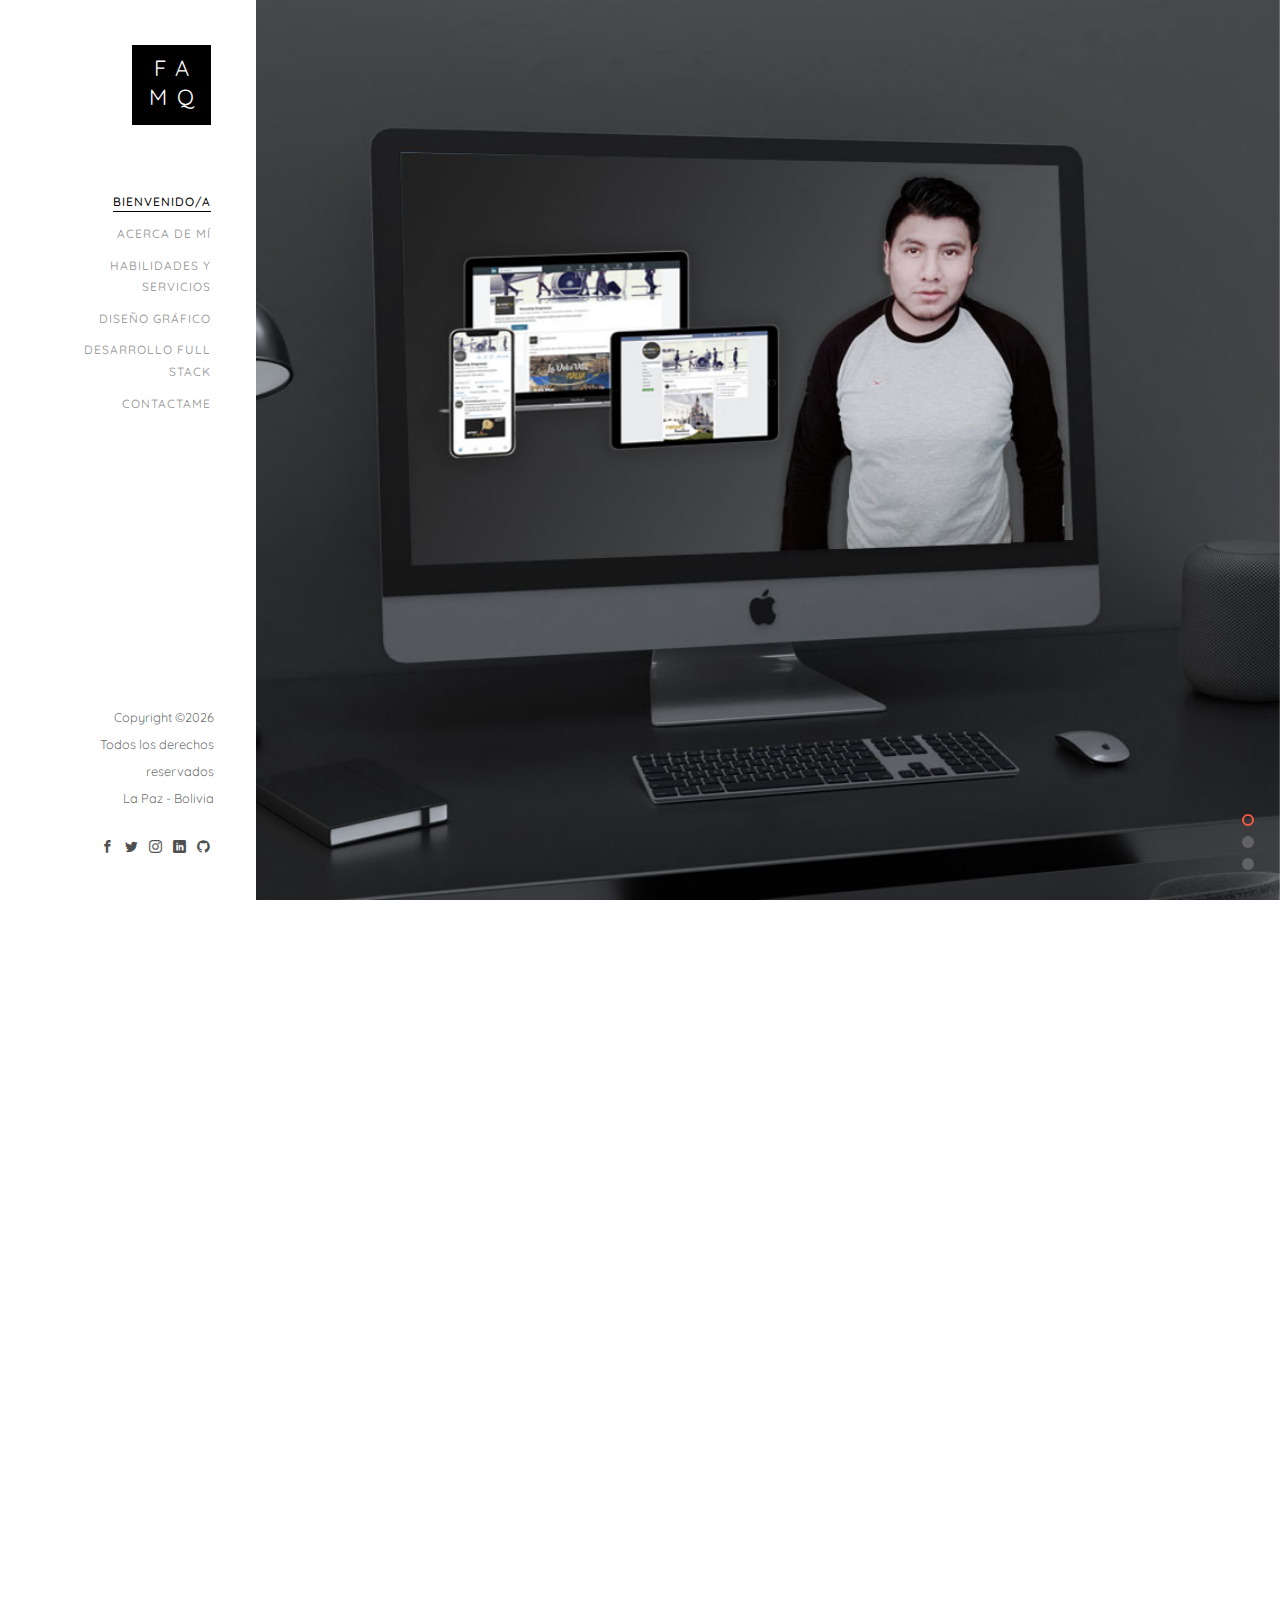
<file: index.html>
<!DOCTYPE HTML>
<html>
	<head>
	<meta charset="utf-8">
	<meta http-equiv="X-UA-Compatible" content="IE=edge">
	<title>Felix Mamani</title>
	<meta name="viewport" content="width=device-width, initial-scale=1">
	<meta name="description" content="" />
	<meta name="keywords" content="" />
	<meta name="author" content="" />

  <!-- Facebook and Twitter integration -->
	<meta property="og:title" content=""/>
	<meta property="og:image" content=""/>
	<meta property="og:url" content=""/>
	<meta property="og:site_name" content=""/>
	<meta property="og:description" content=""/>
	<meta name="twitter:title" content="" />
	<meta name="twitter:image" content="" />
	<meta name="twitter:url" content="" />
	<meta name="twitter:card" content="" />

	<!-- Place favicon.ico and apple-touch-icon.png in the root directory -->
	<link rel="shortcut icon" href="images/favicon.png">

	<link href="https://fonts.googleapis.com/css?family=Quicksand:300,400,500,700" rel="stylesheet">
	
	<!-- Animate.css -->
	<link rel="stylesheet" href="css/animate.css">
	<!-- Icomoon Icon Fonts-->
	<link rel="stylesheet" href="css/icomoon.css">
	<!-- Bootstrap  -->
	<link rel="stylesheet" href="css/bootstrap.css">
	<!-- Flexslider  -->
	<link rel="stylesheet" href="css/flexslider.css">
	<!-- Theme style  -->
	<link rel="stylesheet" href="css/style.css">

	<!-- Modernizr JS -->
	<script src="js/modernizr-2.6.2.min.js"></script>
	<!-- FOR IE9 below -->
	<!--[if lt IE 9]>
	<script src="js/respond.min.js"></script>
	<![endif]-->

	</head>
	<body>
	<div id="colorlib-page">
		<a href="#" class="js-colorlib-nav-toggle colorlib-nav-toggle"><i></i></a>
		<aside id="colorlib-aside" role="complementary" class="border js-fullheight">
			<h1 id="colorlib-logo"><a href="index.html"><span>Fa</span><span>Mq</span></a></h1>
			<nav id="colorlib-main-menu" role="navigation">
				<ul>
					<li class="colorlib-active"><a href="index.html">Bienvenido/a</a></li>
					<li><a href="about.html">Acerca de mí</a></li>
					<li><a href="services.html">Habilidades y servicios</a></li>
					<li><a href="work.html">Diseño Gráfico</a></li>
					<li><a href="blog.html">Desarrollo Full Stack</a></li>
					<li><a href="contact.html">Contactame</a></li>
				</ul>
			</nav>

			<div class="colorlib-footer">
				<p><small><!-- Link back to Colorlib can't be removed. Template is licensed under CC BY 3.0. -->
Copyright &copy;<script>document.write(new Date().getFullYear());</script> <br> Todos los derechos reservados <br> La Paz - Bolivia
				<ul>
					<li><a href="https://www.facebook.com/felix.mamani.9406" target="_blank"><i class="icon-facebook2"></i></a></li>
					<li><a href="https://twitter.com/Feliking_XD" target="_blank"><i class="icon-twitter2"></i></a></li>
					<li><a href="https://www.instagram.com/feliking_xd/" target="_blank"><i class="icon-instagram"></i></a></li>
					<li><a href="https://bo.linkedin.com/in/felix-antonio-mamani-quispe-10a51321a" target="_blank"><i class="icon-linkedin2"></i></a></li>
					<li><a href="https://github.com/feliking" target="_blank"><i class="icon-github"></i></a></li>
				</ul>
			</div>

		</aside>

		<div id="colorlib-main">
			<aside id="colorlib-hero" class="js-fullheight">
				<div class="flexslider js-fullheight">
					<ul class="slides">
				   	<li style="background-image: url(images/img_bg_1.jpg);">
				   		<div class="overlay"></div>
				   		<div class="container-fluid">
				   			<div class="row">
					   			<div class="col-md-8 col-md-offset-2 col-md-pull-2 js-fullheight slider-text">
					   				<div class="slider-text-inner">
					   					<div class="desc">
						   					<h1>Hola, Mi nombre es Felix Mamani</h1>
						   					<h2>Licenciado en Informática <a href="https://www.umsa.bo/" target="_blank">Universidad Mayor de San Andrés</a></h2>
												<p><a href="files/file001.pdf" class="btn btn-primary btn-learn" target="_blank">Curriculum Vitae<i class="icon-arrow-right3"></i></a></p>
											</div>
					   				</div>
					   			</div>
					   		</div>
				   		</div>
				   	</li>
				   	<li style="background-image: url(images/img_bg_2.jpg);">
				   		<div class="overlay"></div>
				   		<div class="container-fluid">
				   			<div class="row">
					   			<div class="col-md-8 col-md-offset-2 col-md-pull-2 js-fullheight slider-text">
					   				<div class="slider-text-inner">
					   					<div class="desc">
						   					<h1>Desarrollador de software</h1>
												<h2>Web, Android, IOS, Desktop, DevOps, Servidores, Contenedores...</h2>
												<p><a href="files/file002.pdf" class="btn btn-primary btn-learn" target="_blank">Carta de presentación<i class="icon-arrow-right3"></i></a></p>
											</div>
					   				</div>
					   			</div>
					   		</div>
				   		</div>
				   	</li>
				   	<li style="background-image: url(images/img_bg_3.jpg);">
				   		<div class="overlay"></div>
				   		<div class="container-fluid">
				   			<div class="row">
					   			<div class="col-md-8 col-md-offset-2 col-md-pull-2 js-fullheight slider-text">
					   				<div class="slider-text-inner">
					   					<div class="desc">
						   					<h1>Diseño Gráfico</h1>
												<h2>Photoshop, Illustrator, XD, UX/UI</h2>
												<!--<p><a class="btn btn-primary btn-learn">Learn More<i class="icon-arrow-right3"></i></a></p>-->
											</div>
					   				</div>
					   			</div>
					   		</div>
				   		</div>
				   	</li>
				  	</ul>
			  	</div>
			</aside>

			<div class="colorlib-about">
				<div class="container-fluid">
					<div class="row">
						<div class="col-md-6">
							<div class="about-img animate-box" data-animate-effect="fadeInLeft" style="background-image: url(images/img_bg_4.jpg);">
								<div class="about-img-2 animate-box" data-animate-effect="fadeInRight" style="background-image: url(images/img_bg_5.jpg);"></div>
							</div>
						</div>
						<div class="col-md-6 animate-box" data-animate-effect="fadeInLeft">
							<div class="about-desc">
								<span class="heading-meta">Bienvenido/a</span>
								<h3>Acerca de mí</h3>
								<p>Mi nombre es Felix Antonio Mamani Quispe, salí profesional de la Universidad Mayor de San Andrés el 2018, desde entoces he trabajado en diferentes entidades públicas y privadas y empresas desarrollando diferentes soluciones informáticas, llevando a cabo proyectos en diferentes áreas como administrativa y control gubernamental.</p>
							</div>
							<div class="fancy-collapse-panel">
								<div class="panel-group" id="accordion" role="tablist" aria-multiselectable="true">
									<div class="panel panel-default">
									    <div class="panel-heading" role="tab" id="headingOne">
									        <h4 class="panel-title">
									            <a data-toggle="collapse" data-parent="#accordion" href="#collapseOne" aria-expanded="true" aria-controls="collapseOne">Experiencia laboral
									            </a>
									        </h4>
									    </div>
									    <div id="collapseOne" class="panel-collapse collapse in" role="tabpanel" aria-labelledby="headingOne">
												<div class="panel-body">
													<div class="row">
														<div class="col-md-6">
															<p>
																<strong><h4>PRAGMA INVEST S.A.</h4></strong>
																<h5>Encargado de desarrollo de software</h5>
																<h6>Noviembre 2021 - Agosto 2022</h6>
															</p>
														</div>
														<div class="col-md-6">
															<p>
																<strong><h4>MINISTERIO DE ECONOMIA Y FINANZAS PUBLICAS</h4></strong>
																<h5>Arquitecto de software</h5>
																<h6>Mayo 2021 - Septiembre 2021</h6>
															</p>
														</div>
														<div class="col-md-6">
															<p>
																<strong><h4>INDUSTRIA DE ALIMENTOS ANDINO</h4></strong>
																<h5>Desarrollador Web y Android</h5>
																<h6>Enero 2020 - Diciembre 2020</h6>
															</p>
														</div>
													<div class="col-md-6">
														<p>
															<strong><h4>MINISTERIO DE DESARROLLO RURAL Y TIERRAS</h4></strong>
															<h5>Desarrollador de sistemas</h5>
															<h6>Abril 2019 - Diciembre 2019</h6>
														</p>
													</div>
													<div class="col-md-6">
														<p>
															<strong><h4>MUTUAL DE SERVICIOS AL POLICIA</h4></strong>
															<h5>Desarrollo de software - Soporte Técnico</h5>
															<h6>Octubre 2018 - Diciembre 2018</h6>
														</p>
													</div>
													<div class="col-md-6">
														<p>
															<strong><h4>FRUTALERO</h4></strong>
															<h5>Desarrollo de software</h5>
															<h6>Mayo 2017 - Mayo 2018</h6>
														</p>
													</div>
													<div class="col-md-6">
														<p>
															<strong><h4>EMIZOR</h4></strong>
															<h5>Desarrollo de software</h5>
															<h6>Febrero 2015 - Marzo 2016</h6>
														</p>
													</div>
												</div>
											</div>
									  </div>
									</div>
									<div class="panel panel-default">
									    <div class="panel-heading" role="tab" id="headingTwo">
									        <h4 class="panel-title">
									            <a class="collapsed" data-toggle="collapse" data-parent="#accordion" href="#collapseTwo" aria-expanded="false" aria-controls="collapseTwo">POSGRADOS
									            </a>
									        </h4>
									    </div>
									    <div id="collapseTwo" class="panel-collapse collapse" role="tabpanel" aria-labelledby="headingTwo">
									        <div class="panel-body">
									            <div class="row">
													<div class="col-md-6">
														<p>
															<strong><h4>CEPIES(UMSA)</h4></strong>
															<h5>Educación Superior</h5>
															<h6>800 Hrs</h6>
														</p>
													</div>
												</div>
									        </div>
									    </div>
									</div>
									<div class="panel panel-default">
									    <div class="panel-heading" role="tab" id="headingThree">
									        <h4 class="panel-title">
									            <a class="collapsed" data-toggle="collapse" data-parent="#accordion" href="#collapseThree" aria-expanded="false" aria-controls="collapseThree">Cursos
									            </a>
									        </h4>
									    </div>
									    <div id="collapseThree" class="panel-collapse collapse" role="tabpanel" aria-labelledby="headingThree">
									        <div class="panel-body">
									            <div class="row">
													<div class="col-md-6">
														<p>
															<strong><h5>ESCUELA DE GESTION PÚBLICA PLURINACIONAL</h5></strong>
															<h5>AIMARA BASICO</h5>
															<h6>140 HRS</h6>
														</p>
													</div>
													<div class="col-md-6">
														<p>
															<strong><h4>CENTRO DE CAPACITACIÓN (CGE)</h4></strong>
															<h5>POLITICAS PUBLICAS</h5>
															<h6>10 HRS</h6>
														</p>
													</div>
													<div class="col-md-6">
														<p>
															<strong><h5>ESCUELA DE GESTION PÚBLICA PLURINACIONAL</h5></strong>
															<h5>PREVENCIÓN A LA VIOLENCIA</h5>
															<h6>50 HRS</h6>
														</p>
													</div>
													<div class="col-md-6">
														<p>
															<strong><h4>CENTRO DE CAPACITACIÓN (CGE)</h4></strong>
															<h5>LEY 1178</h5>
															<h6>10 HRS</h6>
														</p>
													</div>
													<div class="col-md-6">
														<p>
															<strong><h4>CENTRO DE CAPACITACIÓN (CGE)</h4></strong>
															<h5>POLITICAS PUBLICAS</h5>
															<h6>10 HRS</h6>
														</p>
													</div>
													<div class="col-md-6">
														<p>
															<strong><h4>ASOCIACION ESCUELA DE FAMILIA</h4></strong>
															<h5>AYMARA - BASICO</h5>
															<h6>200 HRS</h6>
														</p>
													</div>
													<div class="col-md-6">
														<p>
															<strong><h4>KANBAN</h4></strong>
															<h5>CURSO DE PEDAGOGIA: FORMACION CONTINUA PARA AUXILIARES DE DOCENCIA</h5>
															<h6>120 HRS</h6>
														</p>
													</div>
													<div class="col-md-6">
														<p>
															<strong><h4>INSTITUTO TECNOLOGICO INFOCAL</h4></strong>
															<h5>DISEÑO GRAFICO CON ADOBE</h5>
															<h6>90 HRS</h6>
														</p>
													</div>
													<div class="col-md-6">
														<p>
															<strong><h4>FULL STACK (UMSA)</h4></strong>
															<h5>DESARROLLO WEB BASICO</h5>
															<h6>20 HRS</h6>
														</p>
													</div>
												</div>
									        </div>
									    </div>
									</div>
								</div>
							</div>
						</div>
					</div>
				</div>
			</div>
			
			<div class="colorlib-services">
				<div class="container-fluid">
					<div class="row">
						<div class="col-md-6 col-md-offset-3 col-md-pull-3">
							<span class="heading-meta">¿Qué sé hacer?</span>
							<h2 class="colorlib-heading animate-box" data-animate-effect="fadeInLeft">Mis habilidades</h2>
						</div>
					</div>
					<div class="row">
						<div class="col-md-6">
							<div class="colorlib-feature animate-box" data-animate-effect="fadeInLeft">
								<div class="colorlib-icon">
									<i class="icon-tag"></i>
								</div>
								<div class="colorlib-text">
									<h3>Marcas</h3>
									<p>Diseño de logos, folletos, vectorización de bocetos, etc... Marketing digital con Facebook Ads y Google Ads</p>
								</div>
							</div>

							<div class="colorlib-feature animate-box" data-animate-effect="fadeInLeft">
								<div class="colorlib-icon">
									<i class="icon-pen2"></i>
								</div>
								<div class="colorlib-text">
									<h3>Diseño Web</h3>
									<p>Diseño Web en base a librerías y componentes emergentes, Diseño de prototipos UX/UI </p>
								</div>
							</div>

							<div class="colorlib-feature animate-box" data-animate-effect="fadeInLeft">
								<div class="colorlib-icon">
									<i class="icon-search3"></i>
								</div>
								<div class="colorlib-text">
									<h3>Ingeniería de software</h3>
									<p>Análisis e implementación de soluciones informaticas en base a los resursos de la entidad o empresa, en la nube y offline </p>
								</div>
							</div>
						</div>
						<div class="col-md-6">
							<div class="colorlib-feature animate-box" data-animate-effect="fadeInLeft">
								<div class="colorlib-icon">
									<i class="icon-paperplane"></i>
								</div>
								<div class="colorlib-text">
									<h3>Desarrollo de servicios y microservicios</h3>
									<p>Implementación de servicios y microservicios basados en la nube o redes internas en diferentes arquitecturas REST, SOAP...</p>
								</div>
							</div>

							<div class="colorlib-feature animate-box" data-animate-effect="fadeInLeft">
								<div class="colorlib-icon">
									<i class="icon-device-desktop"></i>
								</div>
								<div class="colorlib-text">
									<h3>Soluciones ERP</h3>
									<p>Análisis, desarrollo e implementación de sistemas ERP de acuerdo a las necesidades del cliente en base a software libre </p>
								</div>
							</div>

							<div class="colorlib-feature animate-box" data-animate-effect="fadeInLeft">
								<div class="colorlib-icon">
									<i class="icon-help"></i>
								</div>
								<div class="colorlib-text">
									<h3>Soporte Técnico</h3>
									<p>Soporte a sistemas de software, hardware, mantenimiento de computadoras, cableado estructurado, configuración de redes, etc... </p>
								</div>
							</div>
						</div>
					</div>
				</div>
			</div>

			<div class="colorlib-work">
				<div class="container-fluid">
					<div class="row">
						<div class="col-md-6 col-md-offset-3 col-md-pull-3">
							<span class="heading-meta">Diseño Gráfico</span>
							<h2 class="colorlib-heading animate-box" data-animate-effect="fadeInLeft">Trabajos recientes</h2>
						</div>
					</div>
					<div class="row">
						<div class="col-md-6 animate-box" data-animate-effect="fadeInLeft">
							<div class="project" style="background-image: url(images/work-1.jpg);">
								<div class="desc">
									<div class="con">
										<h3><a href="#">FENIX CODE</a></h3>
										<span>Diseño de logo para la empresa consultora de desarrollo de software</span>
									</div>
								</div>
							</div>
						</div>
						<div class="col-md-6 animate-box" data-animate-effect="fadeInLeft">
							<div class="project" style="background-image: url(images/work-2.jpg);">
								<div class="desc">
									<div class="con">
										<h3><a href="#">ALCOHOGEL</a></h3>
										<span>Diseño de logos y etiquetas para los productos de la empresa</span>
									</div>
								</div>
							</div>
						</div>
						<div class="col-md-6 animate-box" data-animate-effect="fadeInLeft">
							<div class="project" style="background-image: url(images/work-3.jpg);">
								<div class="desc">
									<div class="con">
										<h3><a href="#">MECHISTEC</a></h3>
										<span>Diseño de logo, propaganda y producción audiovisual de vídeos para su canal </span>
									</div>
								</div>
							</div>
						</div>
						<div class="col-md-6 animate-box" data-animate-effect="fadeInLeft">
							<div class="project" style="background-image: url(images/work-4.jpg);">
								<div class="desc">
									<div class="con">
										<h3><a href="#">PRO MUJER IFD</a></h3>
										<span>Diseño de portadas de manuales de usuario y corporativos, presentaciones y documentos administrativos </span>
									</div>
								</div>
							</div>
						</div>
						<div class="col-md-6 animate-box" data-animate-effect="fadeInLeft">
							<div class="project" style="background-image: url(images/work-5.jpg);">
								<div class="desc">
									<div class="con">
										<h3><a href="#">MECHI'S SHOES</a></h3>
										<span>Diseño de tarjetas de presentación y propaganda para la empresa</span>
									</div>
								</div>
							</div>
						</div>
						<div class="col-md-6 animate-box" data-animate-effect="fadeInLeft">
							<div class="project" style="background-image: url(images/work-6.jpg);">
								<div class="desc">
									<div class="con">
										<h3><a href="#">PROYECTO PERSONAL</a></h3>
										<span>Diseño y distribución de la tarjeta de presentación personal </span>
									</div>
								</div>
							</div>
						</div>
					</div>
				</div>
			</div>

			<div class="colorlib-blog">
				<div class="container-fluid">
					<div class="row">
						<div class="col-md-6 col-md-offset-3 col-md-pull-3">
							<span class="heading-meta">Desarrollo Full Stack</span>
							<h2 class="colorlib-heading animate-box" data-animate-effect="fadeInLeft">Trabajos recientes</h2>
						</div>
					</div>
					<div class="row">
						<div class="col-md-4 col-sm-6 animate-box" data-animate-effect="fadeInLeft">
							<div class="blog-entry">
								<a href="#" class="blog-img"><img src="images/img-6.png" class="img-responsive" alt="HTML5 Bootstrap Template by colorlib.com"></a>
								<div class="desc">
									<span><small>2022 </small> | <small> Android/IOS </small></span>
									<h3><a href="#">Aplicación movil para solicitudes</a></h3>
									<p>Desarrollo de una aplicación dinámica publicada en la tienda de Google para realizar solicitudes dentro de la empresa Pragma Invest S.A.</p>
								</div>
							</div>
						</div>
						<div class="col-md-4 col-sm-6 animate-box" data-animate-effect="fadeInLeft">
							<div class="blog-entry">
								<a href="#" class="blog-img"><img src="images/img-7.png" class="img-responsive" alt="HTML5 Bootstrap Template by colorlib.com"></a>
								<div class="desc">
									<span><small>2022 </small> | <small> Desarrollo de software </small></span>
									<h3><a href="#">Sistema de registros</a></h3>
									<p>Desarrollo de un sistema de registros generador de reportes, credenciales de trabajo, almacenamiento de archivos personales, etc...</p>
								</div>
							</div>
						</div>
						<div class="col-md-4 col-sm-6 animate-box" data-animate-effect="fadeInLeft">
							<div class="blog-entry">
								<a href="#" class="blog-img"><img src="images/img-1.jpg" class="img-responsive" alt="HTML5 Bootstrap Template by colorlib.com"></a>
								<div class="desc">
									<span><small>2020 </small> | <small> Android </small></span>
									<h3><a href="#">ChatBot para venta de productos</a></h3>
									<p>Desarrollo de un amistoso bot para WhatsApp encargdado de vender productos de algunas empresas consumiendo una API instalada en un dispositivo Android</p>
								</div>
							</div>
						</div>
						<div class="col-md-4 col-sm-6 animate-box" data-animate-effect="fadeInLeft">
							<div class="blog-entry">
								<a href="#" class="blog-img"><img src="images/img-2.jpg" class="img-responsive" alt="HTML5 Bootstrap Template by colorlib.com"></a>
								<div class="desc">
									<span><small>2020 </small> | <small> Android </small> </span>
									<h3><a href="#">Aplicación Android para venta de productos</a></h3>
									<p>Aplicación Android realizado en Strapi y Quasar Framework con catálago de productos, pedidos y opción delivery para venta de productos</p>
								</div>
							</div>
						</div>
						<div class="col-md-4 col-sm-6 animate-box" data-animate-effect="fadeInLeft">
							<div class="blog-entry">
								<a href="#" class="blog-img"><img src="images/img-3.jpg" class="img-responsive" alt="HTML5 Bootstrap Template by colorlib.com"></a>
								<div class="desc">
									<span><small>2019 </small> | <small> Desarrollo de software </small></span>
									<h3><a href="#">Sistema de control de la hoja de coca</a></h3>
									<p>Software diseñado e implementado para la Union Europea(UE) para hacer un control del tráfico de la hoja de coca en Bolivia a nivel nacional</p>
								</div>
							</div>
						</div>
						<div class="col-md-4 col-sm-6 animate-box" data-animate-effect="fadeInLeft">
							<div class="blog-entry">
								<a href="#" class="blog-img"><img src="images/img-4.jpg" class="img-responsive" alt="HTML5 Bootstrap Template by colorlib.com"></a>
								<div class="desc">
									<span><small>2018 </small> | <small> Desarrollo de software </small></span>
									<h3><a href="#">Sistema de administración Pro Mujer</a></h3>
									<p>Software encargado de gestionar y controlar contratos, automatizar envío de correos electrónicos, notificar de contratos a punto de vencer, etc...</p>
								</div>
							</div>
						</div>
						<div class="col-md-4 col-sm-6 animate-box" data-animate-effect="fadeInLeft">
							<div class="blog-entry">
								<a href="#" class="blog-img"><img src="images/img-5.jpg" class="img-responsive" alt="HTML5 Bootstrap Template by colorlib.com"></a>
								<div class="desc">
									<span><small>2018 </small> | <small> Desarrollo de software </small></span>
									<h3><a href="#">Sistema Web de administración de recursos humanos </a></h3>
									<p>Software encargado de gestionar y controlar contratos, automatizar envío de correos electrónicos y notificaciones</p>
								</div>
							</div>
						</div>
					</div>
				</div>
			</div>

			<div id="get-in-touch" class="colorlib-bg-color">
				<div class="colorlib-narrow-content">
					<div class="row">
						<div class="col-md-6 animate-box" data-animate-effect="fadeInLeft">
							<h2>¡Contáctame!</h2>
						</div>
					</div>
					<div class="row">
						<div class="col-md-6 col-md-offset-3 col-md-pull-3 animate-box" data-animate-effect="fadeInLeft">
							<p class="colorlib-lead">Sí requieres algún servicio puedes contactarme</p>
							<p><a href="contact.html" class="btn btn-primary btn-learn">¡Contáctame!</a></p>
						</div>
						
					</div>
				</div>
			</div>
		</div>
	</div>

	<!-- jQuery -->
	<script src="js/jquery.min.js"></script>
	<!-- jQuery Easing -->
	<script src="js/jquery.easing.1.3.js"></script>
	<!-- Bootstrap -->
	<script src="js/bootstrap.min.js"></script>
	<!-- Waypoints -->
	<script src="js/jquery.waypoints.min.js"></script>
	<!-- Flexslider -->
	<script src="js/jquery.flexslider-min.js"></script>
	<!-- Sticky Kit -->
	<script src="js/sticky-kit.min.js"></script>
	
	
	<!-- MAIN JS -->
	<script src="js/main.js"></script>

	</body>
</html>
</file>
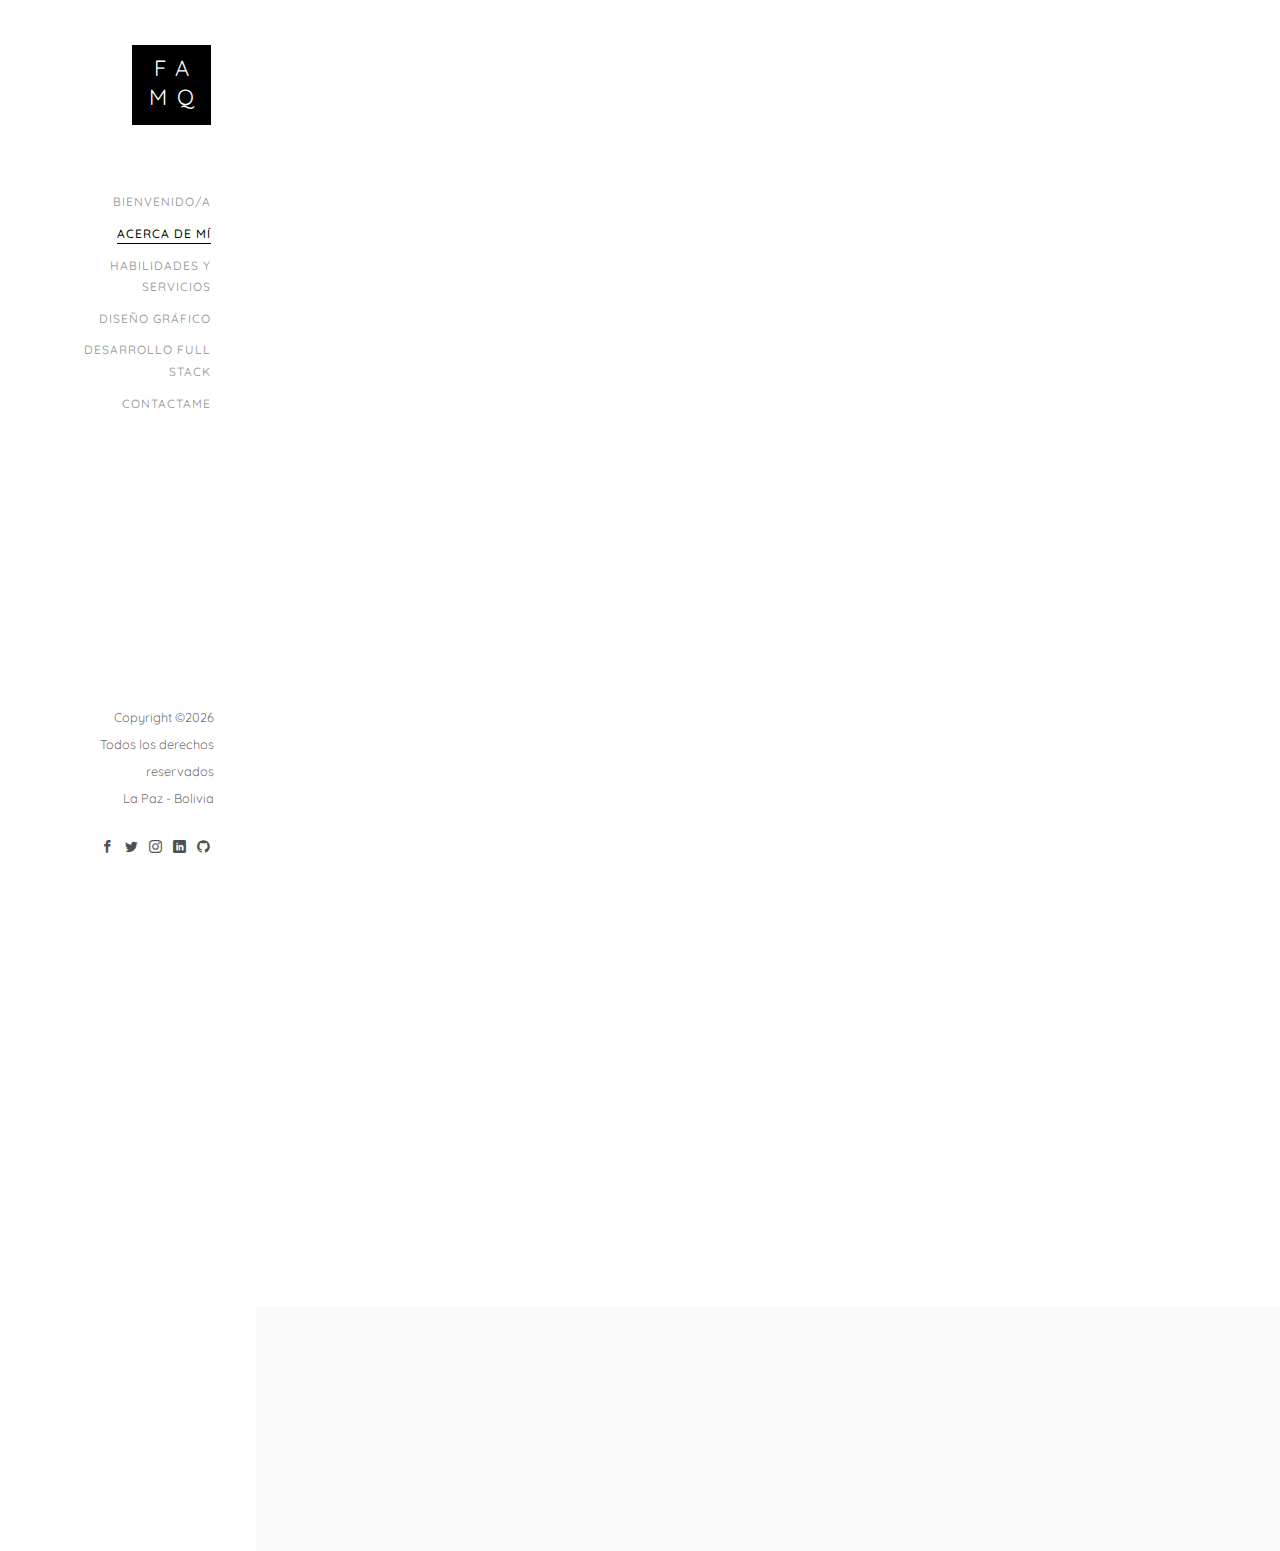
<file: about.html>
<!DOCTYPE HTML>
<html>
	<head>
	<meta charset="utf-8">
	<meta http-equiv="X-UA-Compatible" content="IE=edge">
	<title>Felix Mamani</title>
	<meta name="viewport" content="width=device-width, initial-scale=1">
	<meta name="description" content="" />
	<meta name="keywords" content="" />
	<meta name="author" content="" />

  <!-- Facebook and Twitter integration -->
	<meta property="og:title" content=""/>
	<meta property="og:image" content=""/>
	<meta property="og:url" content=""/>
	<meta property="og:site_name" content=""/>
	<meta property="og:description" content=""/>
	<meta name="twitter:title" content="" />
	<meta name="twitter:image" content="" />
	<meta name="twitter:url" content="" />
	<meta name="twitter:card" content="" />

	<!-- Place favicon.ico and apple-touch-icon.png in the root directory -->
	<link rel="shortcut icon" href="images/favicon.png">

	<link href="https://fonts.googleapis.com/css?family=Quicksand:300,400,500,700" rel="stylesheet">
	
	<!-- Animate.css -->
	<link rel="stylesheet" href="css/animate.css">
	<!-- Icomoon Icon Fonts-->
	<link rel="stylesheet" href="css/icomoon.css">
	<!-- Bootstrap  -->
	<link rel="stylesheet" href="css/bootstrap.css">
	<!-- Flexslider  -->
	<link rel="stylesheet" href="css/flexslider.css">
	<!-- Theme style  -->
	<link rel="stylesheet" href="css/style.css">

	<!-- Modernizr JS -->
	<script src="js/modernizr-2.6.2.min.js"></script>
	<!-- FOR IE9 below -->
	<!--[if lt IE 9]>
	<script src="js/respond.min.js"></script>
	<![endif]-->

	</head>
	<body>
	<div id="colorlib-page">
		<a href="#" class="js-colorlib-nav-toggle colorlib-nav-toggle"><i></i></a>
		<aside id="colorlib-aside" role="complementary" class="border js-fullheight">
			<h1 id="colorlib-logo"><a href="index.html"><span>Fa</span><span>Mq</span></a></h1>
			<nav id="colorlib-main-menu" role="navigation">
				<ul>
					<li><a href="index.html">Bienvenido/a</a></li>
					<li class="colorlib-active"><a href="about.html">Acerca de mí</a></li>
					<li><a href="services.html">Habilidades y servicios</a></li>
					<li><a href="work.html">Diseño Gráfico</a></li>
					<li><a href="blog.html">Desarrollo Full Stack</a></li>
					<li><a href="contact.html">Contactame</a></li>
				</ul>
			</nav>

			<div class="colorlib-footer">
				<p><small><!-- Link back to Colorlib can't be removed. Template is licensed under CC BY 3.0. -->
Copyright &copy;<script>document.write(new Date().getFullYear());</script> <br> Todos los derechos reservados <br> La Paz - Bolivia
				<ul>
					<li><a href="https://www.facebook.com/felix.mamani.9406" target="_blank"><i class="icon-facebook2"></i></a></li>
					<li><a href="https://twitter.com/Feliking_XD" target="_blank"><i class="icon-twitter2"></i></a></li>
					<li><a href="https://www.instagram.com/feliking_xd/" target="_blank"><i class="icon-instagram"></i></a></li>
					<li><a href="https://bo.linkedin.com/in/felix-antonio-mamani-quispe-10a51321a" target="_blank"><i class="icon-linkedin2"></i></a></li>
					<li><a href="https://github.com/feliking" target="_blank"><i class="icon-github"></i></a></li>
				</ul>
			</div>

		</aside>

		<div id="colorlib-main">

			<div class="colorlib-about">
				<div class="container-fluid">
					<div class="row">
						<div class="col-md-6">
							<div class="about-img animate-box" data-animate-effect="fadeInLeft" style="background-image: url(images/img_bg_4.jpg);">
								<div class="about-img-2 animate-box" data-animate-effect="fadeInRight" style="background-image: url(images/img_bg_5.jpg);"></div>
							</div>
						</div>
						<div class="col-md-6 animate-box" data-animate-effect="fadeInLeft">
							<div class="about-desc">
								<span class="heading-meta">Bienvenido/a</span>
								<h3>Acerca de mí</h3>
								<p>Mi nombre es Felix Antonio Mamani Quispe, salí profesional de la Universidad Mayor de San Andrés el 2018, desde entoces he trabajado en diferentes entidades públicas y privadas y empresas desarrollando diferentes soluciones informáticas, llevando a cabo proyectos en diferentes áreas como administrativa y control gubernamental.</p>
							</div>
							<div class="fancy-collapse-panel">
								<div class="panel-group" id="accordion" role="tablist" aria-multiselectable="true">
									<div class="panel panel-default">
									    <div class="panel-heading" role="tab" id="headingOne">
									        <h4 class="panel-title">
									            <a data-toggle="collapse" data-parent="#accordion" href="#collapseOne" aria-expanded="true" aria-controls="collapseOne">Experiencia laboral
									            </a>
									        </h4>
									    </div>
									    <div id="collapseOne" class="panel-collapse collapse in" role="tabpanel" aria-labelledby="headingOne">
									         <div class="panel-body">
									            <div class="row">
																<div class="col-md-6">
																	<p>
																		<strong><h4>PRAGMA INVEST S.A.</h4></strong>
																		<h5>Encargado de desarrollo de software</h5>
																		<h6>Noviembre 2021 - Agosto 2022</h6>
																	</p>
																</div>
													<div class="col-md-6">
														<p>
														  <strong><h4>MINISTERIO DE ECONOMIA Y FINANZAS PUBLICAS</h4></strong>
														  <h5>Arquitecto de software</h5>
														  <h6>Mayo 2021 - Septiembre 2021</h6>
													  </p>
													</div>
										      		<div class="col-md-6">
										      			<p>
															<strong><h4>INDUSTRIA DE ALIMENTOS ANDINO</h4></strong>
															<h5>Desarrollador Web y Android</h5>
															<h6>Enero 2020 - Diciembre 2020</h6>
														</p>
										      		</div>
										      		<div class="col-md-6">
														<p>
															<strong><h4>MINISTERIO DE DESARROLLO RURAL Y TIERRAS</h4></strong>
															<h5>Desarrollador de sistemas</h5>
															<h6>Abril 2019 - Diciembre 2019</h6>
														</p>
													</div>
													<div class="col-md-6">
														<p>
															<strong><h4>MUTUAL DE SERVICIOS AL POLICIA</h4></strong>
															<h5>Desarrollo de software - Soporte Técnico</h5>
															<h6>Octubre 2018 - Diciembre 2018</h6>
														</p>
													</div>
													<div class="col-md-6">
														<p>
															<strong><h4>FRUTALERO</h4></strong>
															<h5>Desarrollo de software</h5>
															<h6>Mayo 2017 - Mayo 2018</h6>
														</p>
													</div>
													<div class="col-md-6">
														<p>
															<strong><h4>EMIZOR</h4></strong>
															<h5>Desarrollo de software</h5>
															<h6>Febrero 2015 - Marzo 2016</h6>
														</p>
													</div>
										      	</div>
									         </div>
									    </div>
									</div>
									<div class="panel panel-default">
									    <div class="panel-heading" role="tab" id="headingTwo">
									        <h4 class="panel-title">
									            <a class="collapsed" data-toggle="collapse" data-parent="#accordion" href="#collapseTwo" aria-expanded="false" aria-controls="collapseTwo">POSGRADOS
									            </a>
									        </h4>
									    </div>
									    <div id="collapseTwo" class="panel-collapse collapse" role="tabpanel" aria-labelledby="headingTwo">
									        <div class="panel-body">
									            <div class="row">
													<div class="col-md-6">
														<p>
															<strong><h4>CEPIES(UMSA)</h4></strong>
															<h5>Educación Superior</h5>
															<h6>800 Hrs</h6>
														</p>
													</div>
												</div>
									        </div>
									    </div>
									</div>
									<div class="panel panel-default">
									    <div class="panel-heading" role="tab" id="headingThree">
									        <h4 class="panel-title">
									            <a class="collapsed" data-toggle="collapse" data-parent="#accordion" href="#collapseThree" aria-expanded="false" aria-controls="collapseThree">Cursos
									            </a>
									        </h4>
									    </div>
									    <div id="collapseThree" class="panel-collapse collapse" role="tabpanel" aria-labelledby="headingThree">
									        <div class="panel-body">
									            <div class="row">
													<div class="col-md-6">
														<p>
															<strong><h5>ESCUELA DE GESTION PÚBLICA PLURINACIONAL</h5></strong>
															<h5>AIMARA BASICO</h5>
															<h6>140 HRS</h6>
														</p>
													</div>
													<div class="col-md-6">
														<p>
															<strong><h4>CENTRO DE CAPACITACIÓN (CGE)</h4></strong>
															<h5>POLITICAS PUBLICAS</h5>
															<h6>10 HRS</h6>
														</p>
													</div>
													<div class="col-md-6">
														<p>
															<strong><h5>ESCUELA DE GESTION PÚBLICA PLURINACIONAL</h5></strong>
															<h5>PREVENCIÓN A LA VIOLENCIA</h5>
															<h6>50 HRS</h6>
														</p>
													</div>
													<div class="col-md-6">
														<p>
															<strong><h4>CENTRO DE CAPACITACIÓN (CGE)</h4></strong>
															<h5>LEY 1178</h5>
															<h6>10 HRS</h6>
														</p>
													</div>
													<div class="col-md-6">
														<p>
															<strong><h4>CENTRO DE CAPACITACIÓN (CGE)</h4></strong>
															<h5>POLITICAS PUBLICAS</h5>
															<h6>10 HRS</h6>
														</p>
													</div>
													<div class="col-md-6">
														<p>
															<strong><h4>ASOCIACION ESCUELA DE FAMILIA</h4></strong>
															<h5>AYMARA - BASICO</h5>
															<h6>200 HRS</h6>
														</p>
													</div>
													<div class="col-md-6">
														<p>
															<strong><h4>KANBAN</h4></strong>
															<h5>CURSO DE PEDAGOGIA: FORMACION CONTINUA PARA AUXILIARES DE DOCENCIA</h5>
															<h6>120 HRS</h6>
														</p>
													</div>
													<div class="col-md-6">
														<p>
															<strong><h4>INSTITUTO TECNOLOGICO INFOCAL</h4></strong>
															<h5>DISEÑO GRAFICO CON ADOBE</h5>
															<h6>90 HRS</h6>
														</p>
													</div>
													<div class="col-md-6">
														<p>
															<strong><h4>FULL STACK (UMSA)</h4></strong>
															<h5>DESARROLLO WEB BASICO</h5>
															<h6>20 HRS</h6>
														</p>
													</div>
												</div>
									        </div>
									    </div>
									</div>
								</div>
							</div>
						</div>
					</div>
				</div>
			</div>
			

			<div id="get-in-touch" class="colorlib-bg-color">
				<div class="colorlib-narrow-content">
					<div class="row">
						<div class="col-md-6 animate-box" data-animate-effect="fadeInLeft">
							<h2>¡Contáctame!</h2>
						</div>
					</div>
					<div class="row">
						<div class="col-md-6 col-md-offset-3 col-md-pull-3 animate-box" data-animate-effect="fadeInLeft">
							<p class="colorlib-lead">Sí requieres algún servicio puedes contactarme</p>
							<p><a href="contact.html" class="btn btn-primary btn-learn">¡Contáctame!</a></p>
						</div>
						
					</div>
				</div>
			</div>
		</div>
	</div>

	<!-- jQuery -->
	<script src="js/jquery.min.js"></script>
	<!-- jQuery Easing -->
	<script src="js/jquery.easing.1.3.js"></script>
	<!-- Bootstrap -->
	<script src="js/bootstrap.min.js"></script>
	<!-- Waypoints -->
	<script src="js/jquery.waypoints.min.js"></script>
	<!-- Flexslider -->
	<script src="js/jquery.flexslider-min.js"></script>
	<!-- Sticky Kit -->
	<script src="js/sticky-kit.min.js"></script>
	
	
	<!-- MAIN JS -->
	<script src="js/main.js"></script>

	</body>
</html>
</file>
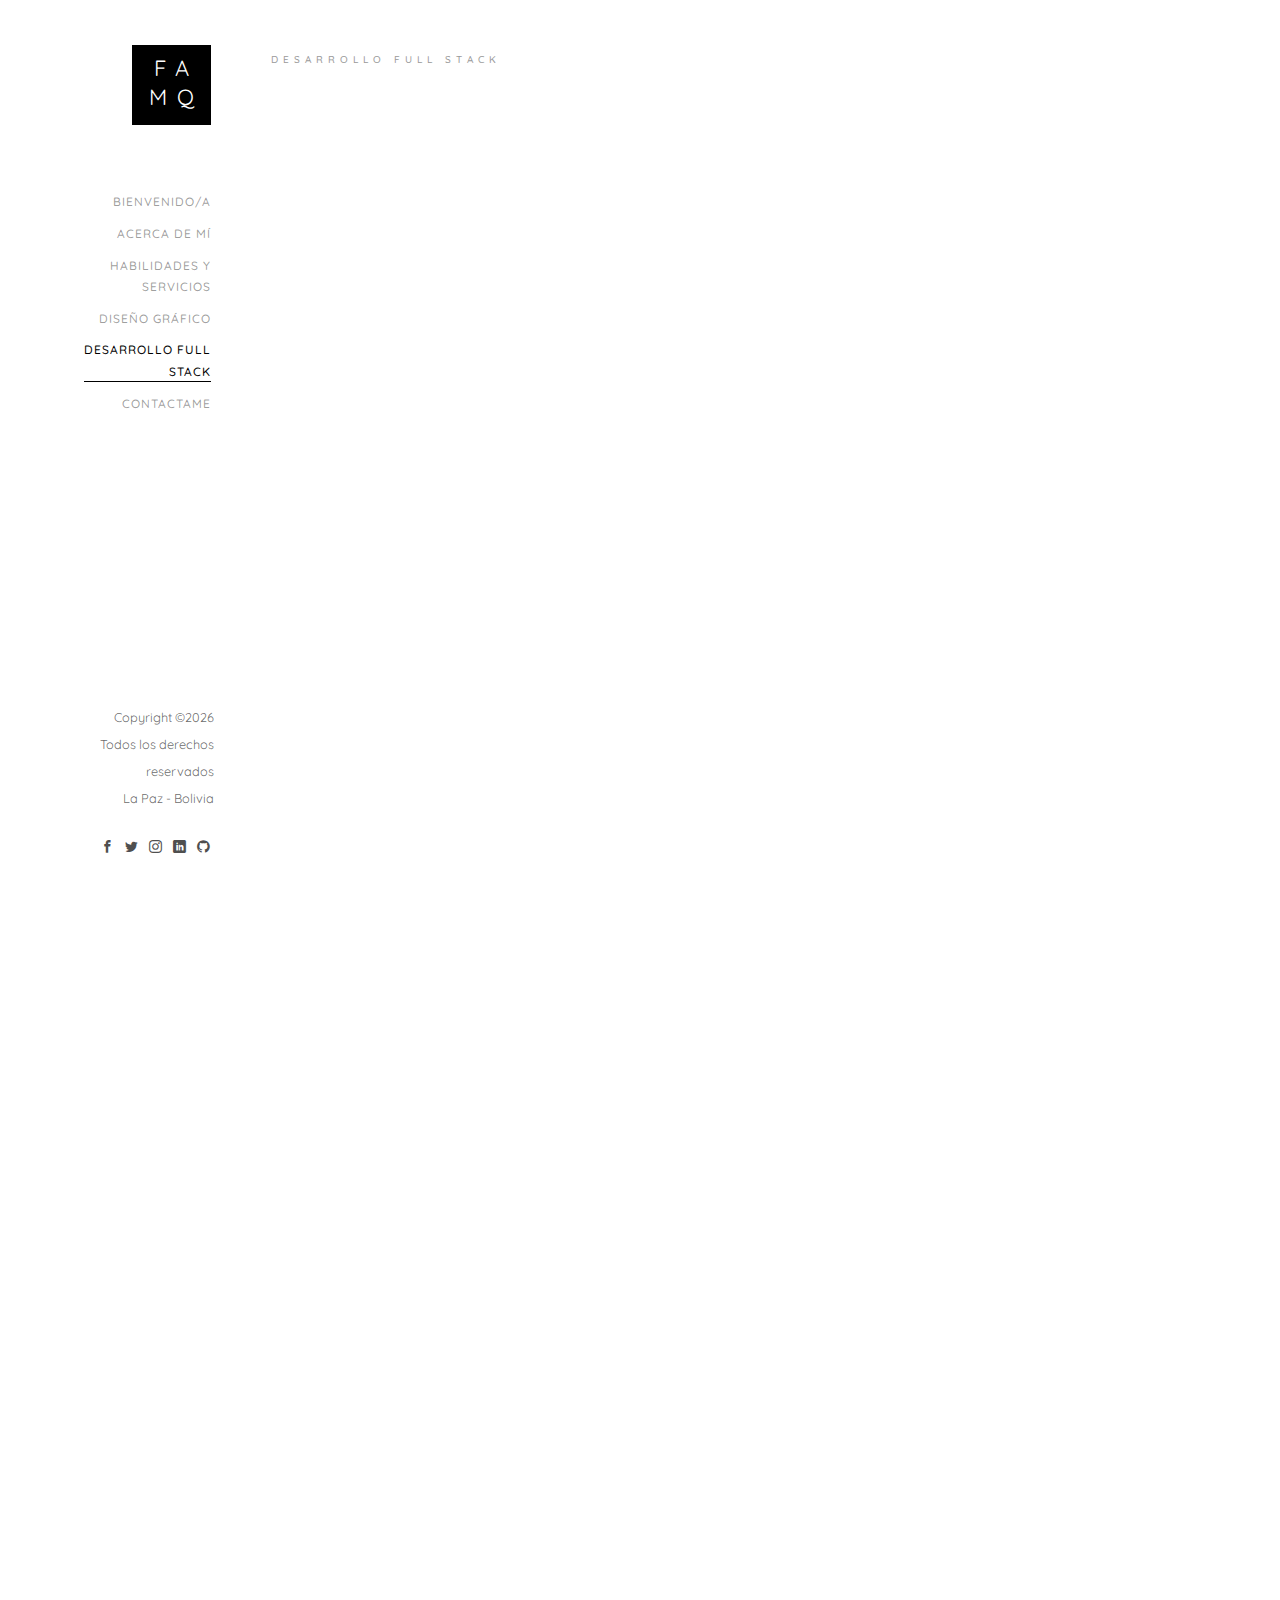
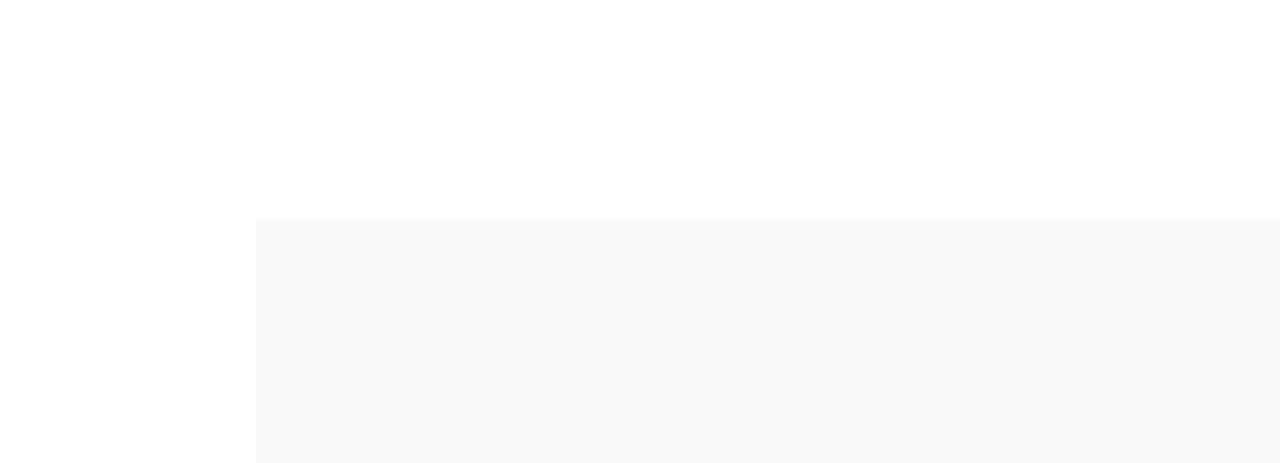
<file: blog.html>
<!DOCTYPE HTML>
<html>
	<head>
	<meta charset="utf-8">
	<meta http-equiv="X-UA-Compatible" content="IE=edge">
	<title>Felix Mamani</title>
	<meta name="viewport" content="width=device-width, initial-scale=1">
	<meta name="description" content="" />
	<meta name="keywords" content="" />
	<meta name="author" content="" />

  <!-- Facebook and Twitter integration -->
	<meta property="og:title" content=""/>
	<meta property="og:image" content=""/>
	<meta property="og:url" content=""/>
	<meta property="og:site_name" content=""/>
	<meta property="og:description" content=""/>
	<meta name="twitter:title" content="" />
	<meta name="twitter:image" content="" />
	<meta name="twitter:url" content="" />
	<meta name="twitter:card" content="" />

	<!-- Place favicon.ico and apple-touch-icon.png in the root directory -->
	<link rel="shortcut icon" href="images/favicon.png">

	<link href="https://fonts.googleapis.com/css?family=Quicksand:300,400,500,700" rel="stylesheet">
	
	<!-- Animate.css -->
	<link rel="stylesheet" href="css/animate.css">
	<!-- Icomoon Icon Fonts-->
	<link rel="stylesheet" href="css/icomoon.css">
	<!-- Bootstrap  -->
	<link rel="stylesheet" href="css/bootstrap.css">
	<!-- Flexslider  -->
	<link rel="stylesheet" href="css/flexslider.css">
	<!-- Theme style  -->
	<link rel="stylesheet" href="css/style.css">

	<!-- Modernizr JS -->
	<script src="js/modernizr-2.6.2.min.js"></script>
	<!-- FOR IE9 below -->
	<!--[if lt IE 9]>
	<script src="js/respond.min.js"></script>
	<![endif]-->

	</head>
	<body>
	<div id="colorlib-page">
		<a href="#" class="js-colorlib-nav-toggle colorlib-nav-toggle"><i></i></a>
		<aside id="colorlib-aside" role="complementary" class="border js-fullheight">
			<h1 id="colorlib-logo"><a href="index.html"><span>Fa</span><span>Mq</span></a></h1>
			<nav id="colorlib-main-menu" role="navigation">
				<ul>
					<li><a href="index.html">Bienvenido/a</a></li>
					<li><a href="about.html">Acerca de mí</a></li>
					<li><a href="services.html">Habilidades y servicios</a></li>
					<li><a href="work.html">Diseño Gráfico</a></li>
					<li class="colorlib-active"><a href="blog.html">Desarrollo Full Stack</a></li>
					<li><a href="contact.html">Contactame</a></li>
				</ul>
			</nav>

			<div class="colorlib-footer">
				<p><small><!-- Link back to Colorlib can't be removed. Template is licensed under CC BY 3.0. -->
Copyright &copy;<script>document.write(new Date().getFullYear());</script> <br> Todos los derechos reservados <br> La Paz - Bolivia
				<ul>
					<li><a href="https://www.facebook.com/felix.mamani.9406" target="_blank"><i class="icon-facebook2"></i></a></li>
					<li><a href="https://twitter.com/Feliking_XD" target="_blank"><i class="icon-twitter2"></i></a></li>
					<li><a href="https://www.instagram.com/feliking_xd/" target="_blank"><i class="icon-instagram"></i></a></li>
					<li><a href="https://bo.linkedin.com/in/felix-antonio-mamani-quispe-10a51321a" target="_blank"><i class="icon-linkedin2"></i></a></li>
					<li><a href="https://github.com/feliking" target="_blank"><i class="icon-github"></i></a></li>
				</ul>
			</div>

		</aside>

		<div id="colorlib-main">

			<div class="colorlib-blog">
				<div class="container-fluid">
					<div class="row">
						<div class="col-md-6 col-md-offset-3 col-md-pull-3">
							<span class="heading-meta">Desarrollo Full Stack</span>
							<h2 class="colorlib-heading animate-box" data-animate-effect="fadeInLeft">Trabajos recientes</h2>
						</div>
					</div>
					<div class="row">
						<div class="col-md-4 col-sm-6 animate-box" data-animate-effect="fadeInLeft">
							<div class="blog-entry">
								<a href="#" class="blog-img"><img src="images/img-6.png" class="img-responsive" alt="HTML5 Bootstrap Template by colorlib.com"></a>
								<div class="desc">
									<span><small>2022 </small> | <small> Android/IOS </small></span>
									<h3><a href="#">Aplicación movil para solicitudes</a></h3>
									<p>Desarrollo de una aplicación dinámica publicada en la tienda de Google para realizar solicitudes dentro de la empresa Pragma Invest S.A.</p>
								</div>
							</div>
						</div>
						<div class="col-md-4 col-sm-6 animate-box" data-animate-effect="fadeInLeft">
							<div class="blog-entry">
								<a href="#" class="blog-img"><img src="images/img-7.png" class="img-responsive" alt="HTML5 Bootstrap Template by colorlib.com"></a>
								<div class="desc">
									<span><small>2022 </small> | <small> Desarrollo de software </small></span>
									<h3><a href="#">Sistema de registros</a></h3>
									<p>Desarrollo de un sistema de registros generador de reportes, credenciales de trabajo, almacenamiento de archivos personales, etc...</p>
								</div>
							</div>
						</div>
						<div class="col-md-4 col-sm-6 animate-box" data-animate-effect="fadeInLeft">
							<div class="blog-entry">
								<a href="#" class="blog-img"><img src="images/img-1.jpg" class="img-responsive" alt="HTML5 Bootstrap Template by colorlib.com"></a>
								<div class="desc">
									<span><small>2020 </small> | <small> Android </small></span>
									<h3><a href="#">ChatBot para venta de productos</a></h3>
									<p>Desarrollo de un amistoso bot para WhatsApp encargdado de vender productos de algunas empresas consumiendo una API instalada en un dispositivo Android</p>
								</div>
							</div>
						</div>
						<div class="col-md-4 col-sm-6 animate-box" data-animate-effect="fadeInLeft">
							<div class="blog-entry">
								<a href="#" class="blog-img"><img src="images/img-2.jpg" class="img-responsive" alt="HTML5 Bootstrap Template by colorlib.com"></a>
								<div class="desc">
									<span><small>2020 </small> | <small> Android </small> </span>
									<h3><a href="#">Aplicación Android para venta de productos</a></h3>
									<p>Aplicación Android realizado en Strapi y Quasar Framework con catálago de productos, pedidos y opción delivery para venta de productos</p>
								</div>
							</div>
						</div>
						<div class="col-md-4 col-sm-6 animate-box" data-animate-effect="fadeInLeft">
							<div class="blog-entry">
								<a href="#" class="blog-img"><img src="images/img-3.jpg" class="img-responsive" alt="HTML5 Bootstrap Template by colorlib.com"></a>
								<div class="desc">
									<span><small>2019 </small> | <small> Desarrollo de software </small></span>
									<h3><a href="#">Sistema de control de la hoja de coca</a></h3>
									<p>Software diseñado e implementado para la Union Europea(UE) para hacer un control del tráfico de la hoja de coca en Bolivia a nivel nacional</p>
								</div>
							</div>
						</div>
						<div class="col-md-4 col-sm-6 animate-box" data-animate-effect="fadeInLeft">
							<div class="blog-entry">
								<a href="#" class="blog-img"><img src="images/img-4.jpg" class="img-responsive" alt="HTML5 Bootstrap Template by colorlib.com"></a>
								<div class="desc">
									<span><small>2018 </small> | <small> Desarrollo de software </small></span>
									<h3><a href="#">Sistema de administración Pro Mujer</a></h3>
									<p>Software encargado de gestionar y controlar contratos, automatizar envío de correos electrónicos, notificar de contratos a punto de vencer, etc...</p>
								</div>
							</div>
						</div>
						<div class="col-md-4 col-sm-6 animate-box" data-animate-effect="fadeInLeft">
							<div class="blog-entry">
								<a href="#" class="blog-img"><img src="images/img-5.jpg" class="img-responsive" alt="HTML5 Bootstrap Template by colorlib.com"></a>
								<div class="desc">
									<span><small>2018 </small> | <small> Desarrollo de software </small></span>
									<h3><a href="#">Sistema Web de administración de recursos humanos </a></h3>
									<p>Software encargado de gestionar y controlar contratos, automatizar envío de correos electrónicos y notificaciones</p>
								</div>
							</div>
						</div>
					</div>
				</div>
			</div>

			<div id="get-in-touch" class="colorlib-bg-color">
				<div class="colorlib-narrow-content">
					<div class="row">
						<div class="col-md-6 animate-box" data-animate-effect="fadeInLeft">
							<h2>¡Contáctame!</h2>
						</div>
					</div>
					<div class="row">
						<div class="col-md-6 col-md-offset-3 col-md-pull-3 animate-box" data-animate-effect="fadeInLeft">
							<p class="colorlib-lead">Sí requieres algún servicio puedes contactarme</p>
							<p><a href="contact.html" class="btn btn-primary btn-learn">¡Contáctame!</a></p>
						</div>
						
					</div>
				</div>
			</div>
		</div>
	</div>

	<!-- jQuery -->
	<script src="js/jquery.min.js"></script>
	<!-- jQuery Easing -->
	<script src="js/jquery.easing.1.3.js"></script>
	<!-- Bootstrap -->
	<script src="js/bootstrap.min.js"></script>
	<!-- Waypoints -->
	<script src="js/jquery.waypoints.min.js"></script>
	<!-- Flexslider -->
	<script src="js/jquery.flexslider-min.js"></script>
	<!-- Sticky Kit -->
	<script src="js/sticky-kit.min.js"></script>
	
	
	<!-- MAIN JS -->
	<script src="js/main.js"></script>

	</body>
</html>
</file>
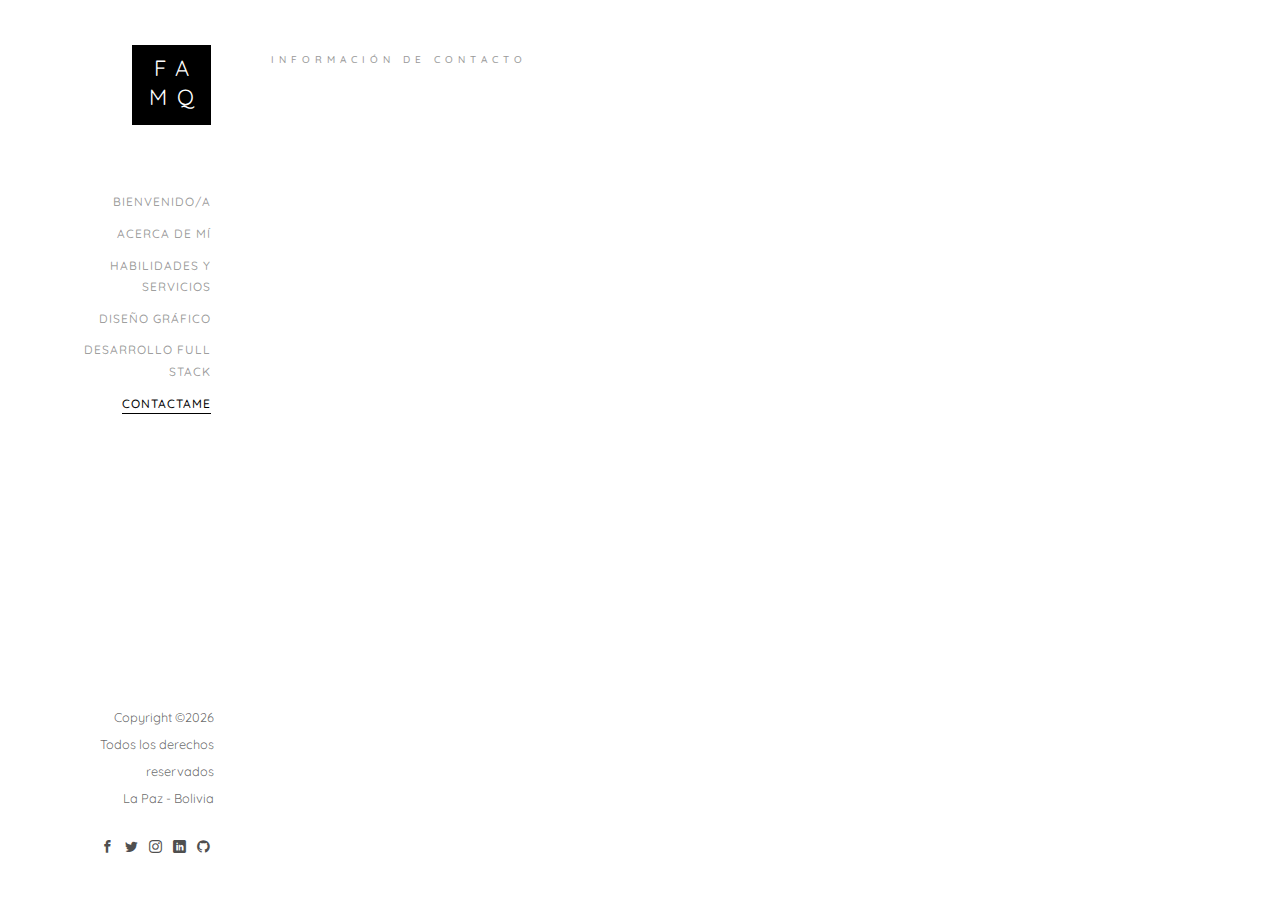
<file: contact.html>
<!DOCTYPE HTML>
<html>
	<head>
	<meta charset="utf-8">
	<meta http-equiv="X-UA-Compatible" content="IE=edge">
	<title>Felix Mamani</title>
	<meta name="viewport" content="width=device-width, initial-scale=1">
	<meta name="description" content="" />
	<meta name="keywords" content="" />
	<meta name="author" content="" />

  <!-- Facebook and Twitter integration -->
	<meta property="og:title" content=""/>
	<meta property="og:image" content=""/>
	<meta property="og:url" content=""/>
	<meta property="og:site_name" content=""/>
	<meta property="og:description" content=""/>
	<meta name="twitter:title" content="" />
	<meta name="twitter:image" content="" />
	<meta name="twitter:url" content="" />
	<meta name="twitter:card" content="" />

	<!-- Place favicon.ico and apple-touch-icon.png in the root directory -->
	<link rel="shortcut icon" href="images/favicon.png">

	<link href="https://fonts.googleapis.com/css?family=Quicksand:300,400,500,700" rel="stylesheet">
	
	<!-- Animate.css -->
	<link rel="stylesheet" href="css/animate.css">
	<!-- Icomoon Icon Fonts-->
	<link rel="stylesheet" href="css/icomoon.css">
	<!-- Bootstrap  -->
	<link rel="stylesheet" href="css/bootstrap.css">
	<!-- Flexslider  -->
	<link rel="stylesheet" href="css/flexslider.css">
	<!-- Theme style  -->
	<link rel="stylesheet" href="css/style.css">

	<!-- Modernizr JS -->
	<script src="js/modernizr-2.6.2.min.js"></script>
	<!-- FOR IE9 below -->
	<!--[if lt IE 9]>
	<script src="js/respond.min.js"></script>
	<![endif]-->

	</head>
	<body>
	<div id="colorlib-page">
		<a href="#" class="js-colorlib-nav-toggle colorlib-nav-toggle"><i></i></a>
		<aside id="colorlib-aside" role="complementary" class="border js-fullheight">
			<h1 id="colorlib-logo"><a href="index.html"><span>Fa</span><span>Mq</span></a></h1>
			<nav id="colorlib-main-menu" role="navigation">
				<ul>
					<li><a href="index.html">Bienvenido/a</a></li>
					<li><a href="about.html">Acerca de mí</a></li>
					<li><a href="services.html">Habilidades y servicios</a></li>
					<li><a href="work.html">Diseño Gráfico</a></li>
					<li><a href="blog.html">Desarrollo Full Stack</a></li>
					<li class="colorlib-active"><a href="contact.html">Contactame</a></li>
				</ul>
			</nav>

			<div class="colorlib-footer">
				<p><small><!-- Link back to Colorlib can't be removed. Template is licensed under CC BY 3.0. -->
Copyright &copy;<script>document.write(new Date().getFullYear());</script> <br> Todos los derechos reservados <br> La Paz - Bolivia
				<ul>
					<li><a href="https://www.facebook.com/felix.mamani.9406" target="_blank"><i class="icon-facebook2"></i></a></li>
					<li><a href="https://twitter.com/Feliking_XD" target="_blank"><i class="icon-twitter2"></i></a></li>
					<li><a href="https://www.instagram.com/feliking_xd/" target="_blank"><i class="icon-instagram"></i></a></li>
					<li><a href="https://bo.linkedin.com/in/felix-antonio-mamani-quispe-10a51321a" target="_blank"><i class="icon-linkedin2"></i></a></li>
					<li><a href="https://github.com/feliking" target="_blank"><i class="icon-github"></i></a></li>
				</ul>
			</div>

		</aside>

		<div id="colorlib-main">
			<div class="colorlib-contact">
				<div class="container-fluid">
					<div class="row">
						<div class="col-md-12">
							<span class="heading-meta">Información de contacto</span>
							<h2 class="colorlib-heading animate-box" data-animate-effect="fadeInLeft">Contactame</h2>
						</div>
					</div>
					<div class="row">
						<div class="col-md-12">
							<div class="colorlib-feature colorlib-feature-sm animate-box" data-animate-effect="fadeInLeft">
								<div class="colorlib-icon">
									<i class="icon-globe-outline"></i>
								</div>
								<div class="colorlib-text">
									<p><a href="mailto:felixddxd@gmail.com">felixddxd@gmail.com</a></p>
								</div>
							</div>
			
							<div class="colorlib-feature colorlib-feature-sm animate-box" data-animate-effect="fadeInLeft">
								<div class="colorlib-icon">
									<i class="icon-phone"></i>
								</div>
								<div class="colorlib-text">
									<p><a href="tel:72556828">+591 72556828</a></p>
								</div>
							</div>
						</div>
					</div>
				</div>
			</div>
		</div>
	</div>

	<!-- jQuery -->
	<script src="js/jquery.min.js"></script>
	<!-- jQuery Easing -->
	<script src="js/jquery.easing.1.3.js"></script>
	<!-- Bootstrap -->
	<script src="js/bootstrap.min.js"></script>
	<!-- Waypoints -->
	<script src="js/jquery.waypoints.min.js"></script>
	<!-- Flexslider -->
	<script src="js/jquery.flexslider-min.js"></script>
	<!-- Sticky Kit -->
	<script src="js/sticky-kit.min.js"></script>
	
	
	<!-- MAIN JS -->
	<script src="js/main.js"></script>

	</body>
</html>
</file>
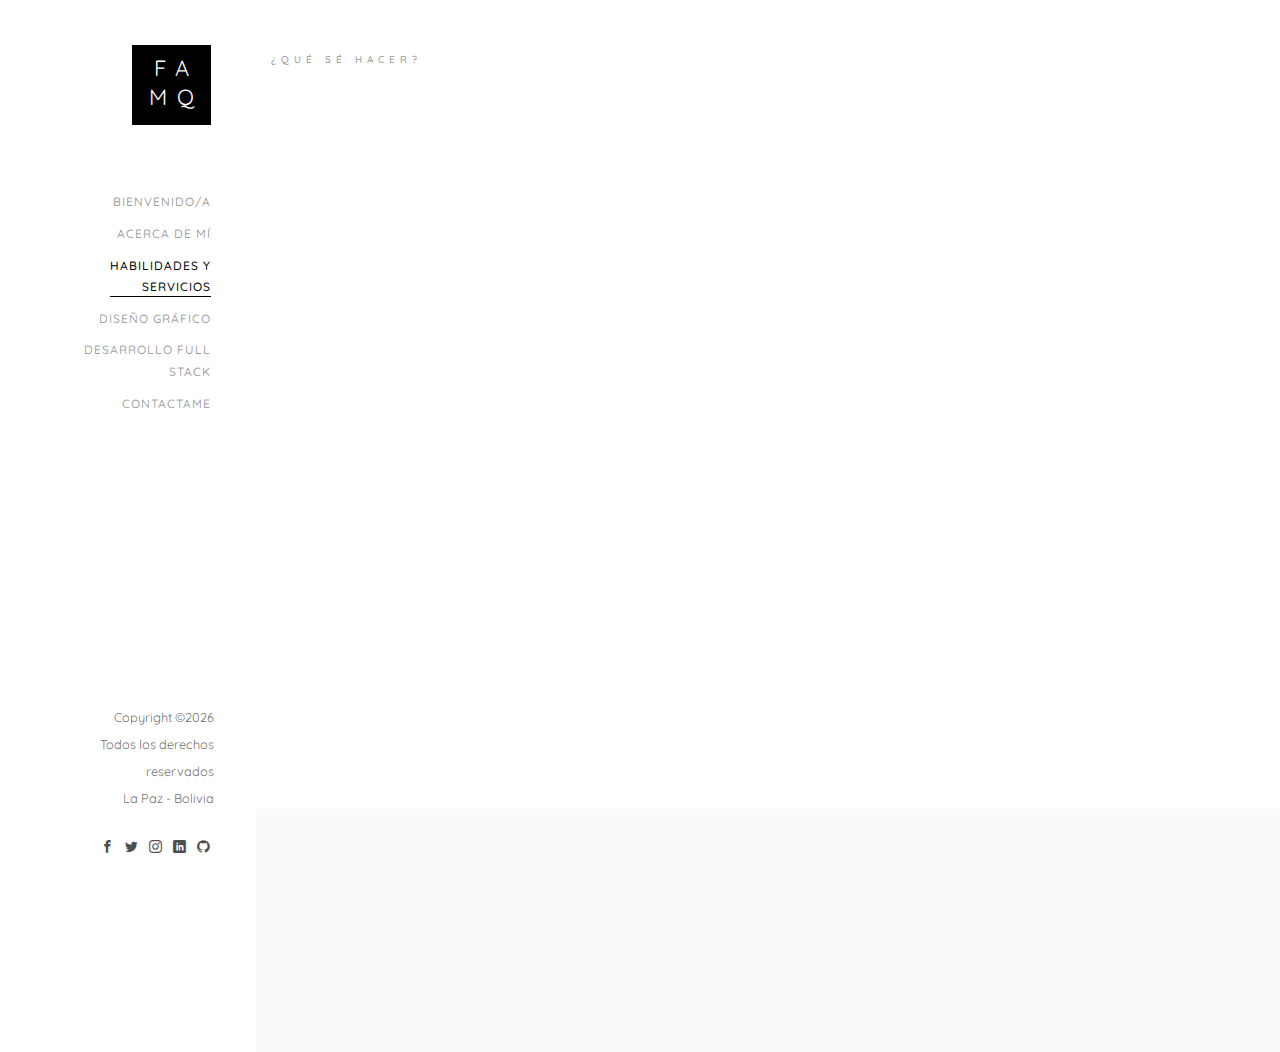
<file: services.html>
<!DOCTYPE HTML>
<html>
	<head>
	<meta charset="utf-8">
	<meta http-equiv="X-UA-Compatible" content="IE=edge">
	<title>Felix Mamani</title>
	<meta name="viewport" content="width=device-width, initial-scale=1">
	<meta name="description" content="" />
	<meta name="keywords" content="" />
	<meta name="author" content="" />

  <!-- Facebook and Twitter integration -->
	<meta property="og:title" content=""/>
	<meta property="og:image" content=""/>
	<meta property="og:url" content=""/>
	<meta property="og:site_name" content=""/>
	<meta property="og:description" content=""/>
	<meta name="twitter:title" content="" />
	<meta name="twitter:image" content="" />
	<meta name="twitter:url" content="" />
	<meta name="twitter:card" content="" />

	<!-- Place favicon.ico and apple-touch-icon.png in the root directory -->
	<link rel="shortcut icon" href="images/favicon.png">

	<link href="https://fonts.googleapis.com/css?family=Quicksand:300,400,500,700" rel="stylesheet">
	
	<!-- Animate.css -->
	<link rel="stylesheet" href="css/animate.css">
	<!-- Icomoon Icon Fonts-->
	<link rel="stylesheet" href="css/icomoon.css">
	<!-- Bootstrap  -->
	<link rel="stylesheet" href="css/bootstrap.css">
	<!-- Flexslider  -->
	<link rel="stylesheet" href="css/flexslider.css">
	<!-- Theme style  -->
	<link rel="stylesheet" href="css/style.css">

	<!-- Modernizr JS -->
	<script src="js/modernizr-2.6.2.min.js"></script>
	<!-- FOR IE9 below -->
	<!--[if lt IE 9]>
	<script src="js/respond.min.js"></script>
	<![endif]-->

	</head>
	<body>
	<div id="colorlib-page">
		<a href="#" class="js-colorlib-nav-toggle colorlib-nav-toggle"><i></i></a>
		<aside id="colorlib-aside" role="complementary" class="border js-fullheight">
			<h1 id="colorlib-logo"><a href="index.html"><span>Fa</span><span>Mq</span></a></h1>
			<nav id="colorlib-main-menu" role="navigation">
				<ul>
					<li><a href="index.html">Bienvenido/a</a></li>
					<li><a href="about.html">Acerca de mí</a></li>
					<li class="colorlib-active"><a href="services.html">Habilidades y servicios</a></li>
					<li><a href="work.html">Diseño Gráfico</a></li>
					<li><a href="blog.html">Desarrollo Full Stack</a></li>
					<li><a href="contact.html">Contactame</a></li>
				</ul>
			</nav>

			<div class="colorlib-footer">
				<p><small><!-- Link back to Colorlib can't be removed. Template is licensed under CC BY 3.0. -->
Copyright &copy;<script>document.write(new Date().getFullYear());</script> <br> Todos los derechos reservados <br> La Paz - Bolivia
				<ul>
					<li><a href="https://www.facebook.com/felix.mamani.9406" target="_blank"><i class="icon-facebook2"></i></a></li>
					<li><a href="https://twitter.com/Feliking_XD" target="_blank"><i class="icon-twitter2"></i></a></li>
					<li><a href="https://www.instagram.com/feliking_xd/" target="_blank"><i class="icon-instagram"></i></a></li>
					<li><a href="https://bo.linkedin.com/in/felix-antonio-mamani-quispe-10a51321a" target="_blank"><i class="icon-linkedin2"></i></a></li>
					<li><a href="https://github.com/feliking" target="_blank"><i class="icon-github"></i></a></li>
				</ul>
			</div>

		</aside>

		<div id="colorlib-main">
			
			<div class="colorlib-services">
				<div class="container-fluid">
					<div class="row">
						<div class="col-md-6 col-md-offset-3 col-md-pull-3">
							<span class="heading-meta">¿Qué sé hacer?</span>
							<h2 class="colorlib-heading animate-box" data-animate-effect="fadeInLeft">Mis habilidades</h2>
						</div>
					</div>
					<div class="row">
						<div class="col-md-6">
							<div class="colorlib-feature animate-box" data-animate-effect="fadeInLeft">
								<div class="colorlib-icon">
									<i class="icon-tag"></i>
								</div>
								<div class="colorlib-text">
									<h3>Marcas</h3>
									<p>Diseño de logos, folletos, vectorización de bocetos, etc... Marketing digital con Facebook Ads y Google Ads</p>
								</div>
							</div>

							<div class="colorlib-feature animate-box" data-animate-effect="fadeInLeft">
								<div class="colorlib-icon">
									<i class="icon-pen2"></i>
								</div>
								<div class="colorlib-text">
									<h3>Diseño Web</h3>
									<p>Diseño Web en base a librerías y componentes emergentes, Diseño de prototipos UX/UI </p>
								</div>
							</div>

							<div class="colorlib-feature animate-box" data-animate-effect="fadeInLeft">
								<div class="colorlib-icon">
									<i class="icon-search3"></i>
								</div>
								<div class="colorlib-text">
									<h3>Ingeniería de software</h3>
									<p>Análisis e implementación de soluciones informaticas en base a los resursos de la entidad o empresa, en la nube y offline </p>
								</div>
							</div>
						</div>
						<div class="col-md-6">
							<div class="colorlib-feature animate-box" data-animate-effect="fadeInLeft">
								<div class="colorlib-icon">
									<i class="icon-paperplane"></i>
								</div>
								<div class="colorlib-text">
									<h3>Desarrollo de servicios y microservicios</h3>
									<p>Implementación de servicios y microservicios basados en la nube o redes internas en diferentes arquitecturas REST, SOAP...</p>
								</div>
							</div>

							<div class="colorlib-feature animate-box" data-animate-effect="fadeInLeft">
								<div class="colorlib-icon">
									<i class="icon-device-desktop"></i>
								</div>
								<div class="colorlib-text">
									<h3>Soluciones ERP</h3>
									<p>Análisis, desarrollo e implementación de sistemas ERP de acuerdo a las necesidades del cliente en base a software libre </p>
								</div>
							</div>

							<div class="colorlib-feature animate-box" data-animate-effect="fadeInLeft">
								<div class="colorlib-icon">
									<i class="icon-help"></i>
								</div>
								<div class="colorlib-text">
									<h3>Soporte Técnico</h3>
									<p>Soporte a sistemas de software, hardware, mantenimiento de computadoras, cableado estructurado, configuración de redes, etc... </p>
								</div>
							</div>
						</div>
					</div>
				</div>
			</div>

			<div id="get-in-touch" class="colorlib-bg-color">
				<div class="colorlib-narrow-content">
					<div class="row">
						<div class="col-md-6 animate-box" data-animate-effect="fadeInLeft">
							<h2>¡Contáctame!</h2>
						</div>
					</div>
					<div class="row">
						<div class="col-md-6 col-md-offset-3 col-md-pull-3 animate-box" data-animate-effect="fadeInLeft">
							<p class="colorlib-lead">Sí requieres algún servicio puedes contactarme</p>
							<p><a href="contact.html" class="btn btn-primary btn-learn">¡Contáctame!</a></p>
						</div>
						
					</div>
				</div>
			</div>
		</div>
	</div>

	<!-- jQuery -->
	<script src="js/jquery.min.js"></script>
	<!-- jQuery Easing -->
	<script src="js/jquery.easing.1.3.js"></script>
	<!-- Bootstrap -->
	<script src="js/bootstrap.min.js"></script>
	<!-- Waypoints -->
	<script src="js/jquery.waypoints.min.js"></script>
	<!-- Flexslider -->
	<script src="js/jquery.flexslider-min.js"></script>
	<!-- Sticky Kit -->
	<script src="js/sticky-kit.min.js"></script>
	
	
	<!-- MAIN JS -->
	<script src="js/main.js"></script>

	</body>
</html>
</file>
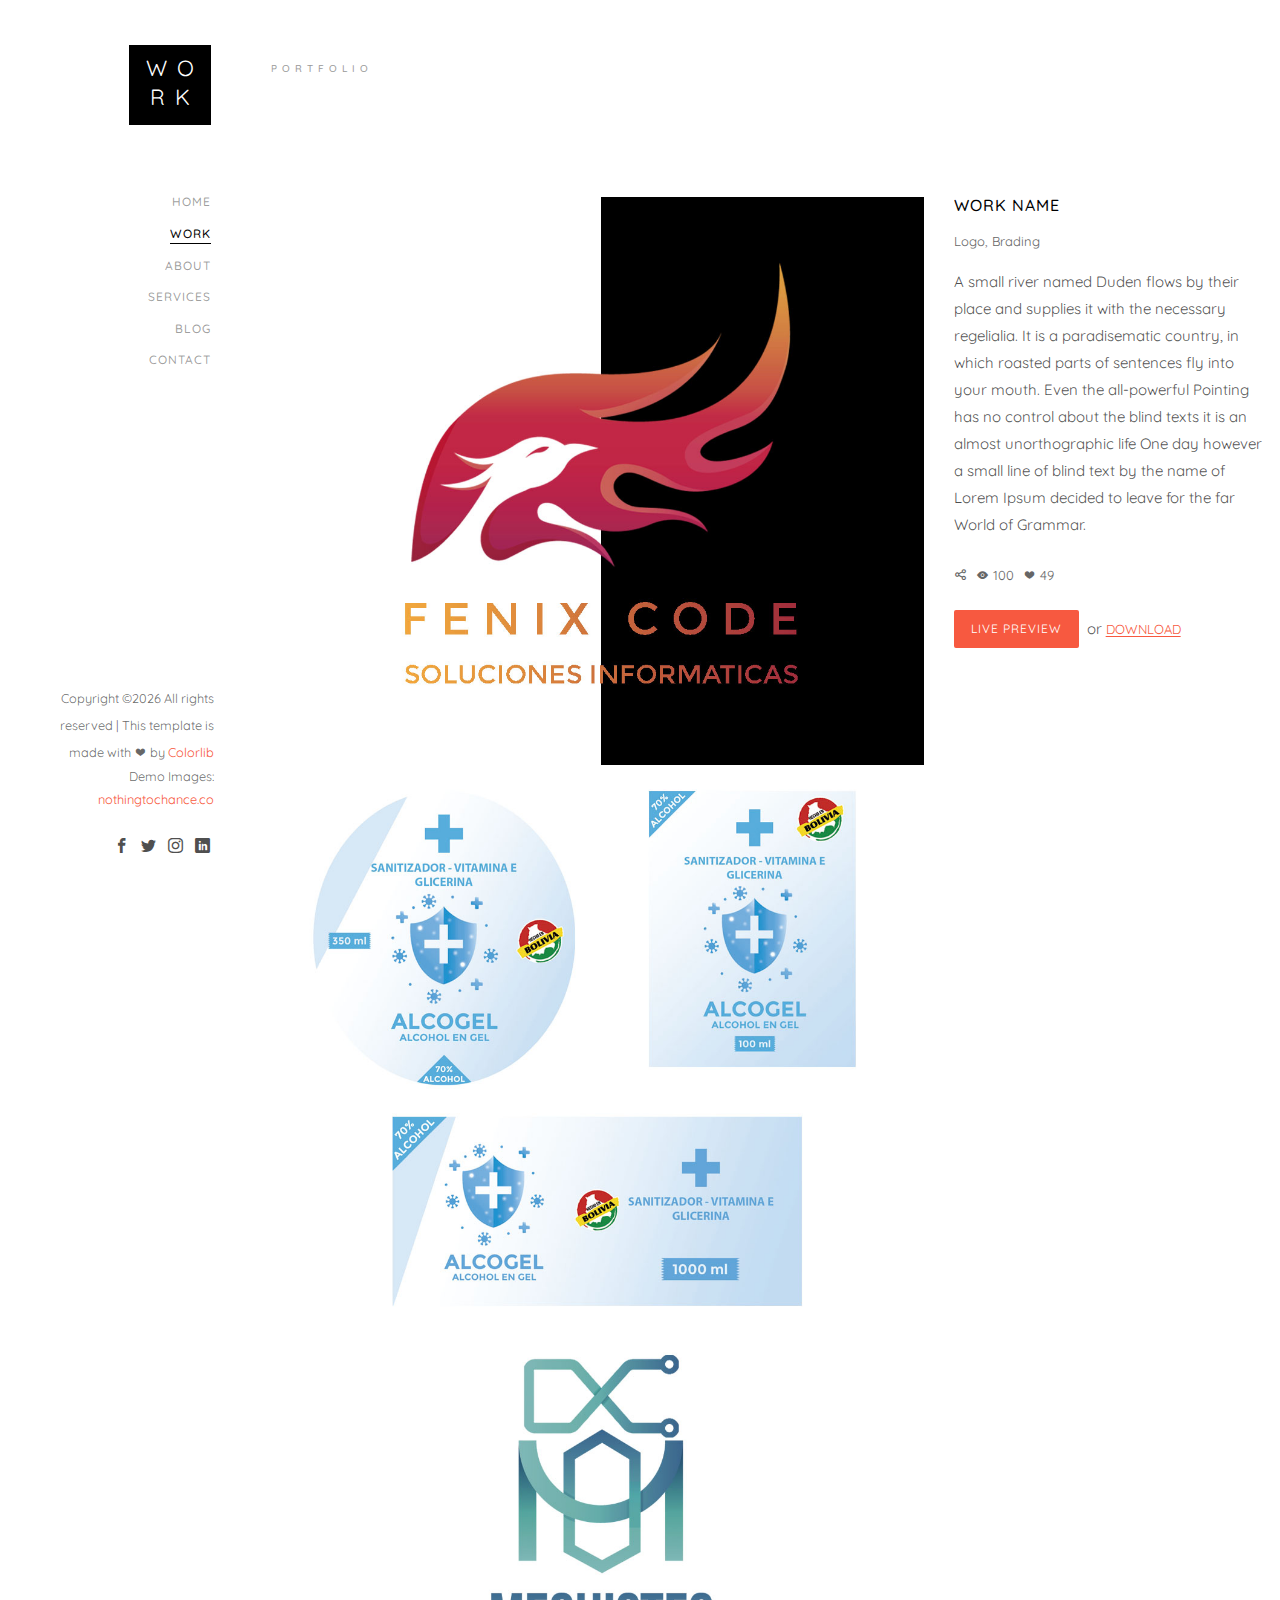
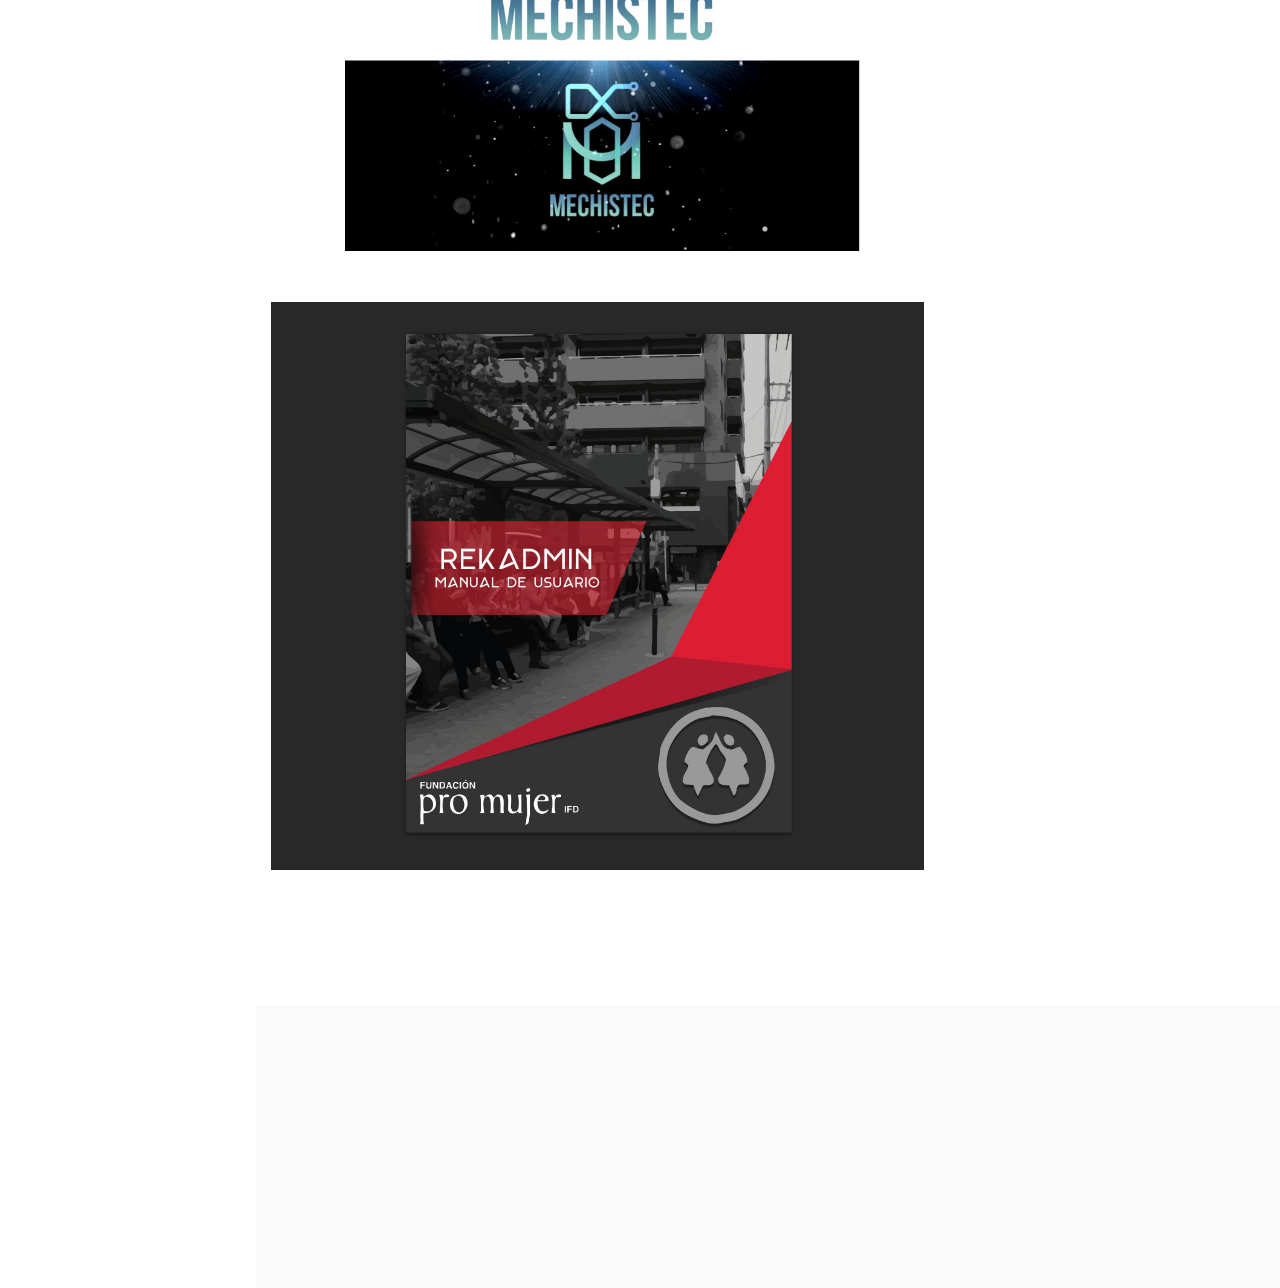
<file: work-single.html>
<!DOCTYPE HTML>
<html>
	<head>
	<meta charset="utf-8">
	<meta http-equiv="X-UA-Compatible" content="IE=edge">
	<title>Work Template</title>
	<meta name="viewport" content="width=device-width, initial-scale=1">
	<meta name="description" content="" />
	<meta name="keywords" content="" />
	<meta name="author" content="" />

  <!-- Facebook and Twitter integration -->
	<meta property="og:title" content=""/>
	<meta property="og:image" content=""/>
	<meta property="og:url" content=""/>
	<meta property="og:site_name" content=""/>
	<meta property="og:description" content=""/>
	<meta name="twitter:title" content="" />
	<meta name="twitter:image" content="" />
	<meta name="twitter:url" content="" />
	<meta name="twitter:card" content="" />

	<!-- Place favicon.ico and apple-touch-icon.png in the root directory -->
	<link rel="shortcut icon" href="favicon.ico">

	<link href="https://fonts.googleapis.com/css?family=Quicksand:300,400,500,700" rel="stylesheet">
	
	<!-- Animate.css -->
	<link rel="stylesheet" href="css/animate.css">
	<!-- Icomoon Icon Fonts-->
	<link rel="stylesheet" href="css/icomoon.css">
	<!-- Bootstrap  -->
	<link rel="stylesheet" href="css/bootstrap.css">
	<!-- Flexslider  -->
	<link rel="stylesheet" href="css/flexslider.css">
	<!-- Theme style  -->
	<link rel="stylesheet" href="css/style.css">

	<!-- Modernizr JS -->
	<script src="js/modernizr-2.6.2.min.js"></script>
	<!-- FOR IE9 below -->
	<!--[if lt IE 9]>
	<script src="js/respond.min.js"></script>
	<![endif]-->

	</head>
	<body>
	<div id="colorlib-page">
		<a href="#" class="js-colorlib-nav-toggle colorlib-nav-toggle"><i></i></a>
		<aside id="colorlib-aside" role="complementary" class="border js-fullheight">
			<h1 id="colorlib-logo"><a href="index.html"><span>Wo</span><span>rk</span></a></h1>
			<nav id="colorlib-main-menu" role="navigation">
				<ul>
					<li><a href="index.html">Home</a></li>
					<li class="colorlib-active"><a href="work.html">Work</a></li>
					<li><a href="about.html">About</a></li>
					<li><a href="services.html">Services</a></li>
					<li><a href="blog.html">Blog</a></li>
					<li><a href="contact.html">Contact</a></li>
				</ul>
			</nav>

			<div class="colorlib-footer">
				<p><small><!-- Link back to Colorlib can't be removed. Template is licensed under CC BY 3.0. -->
Copyright &copy;<script>document.write(new Date().getFullYear());</script> All rights reserved | This template is made with <i class="icon-heart" aria-hidden="true"></i> by <a href="https://colorlib.com" target="_blank">Colorlib</a>
<!-- Link back to Colorlib can't be removed. Template is licensed under CC BY 3.0. --> </span> <span>Demo Images: <a href="http://nothingtochance.co/" target="_blank">nothingtochance.co</a></span></small></p>
				<ul>
					<li><a href="#"><i class="icon-facebook2"></i></a></li>
					<li><a href="#"><i class="icon-twitter2"></i></a></li>
					<li><a href="#"><i class="icon-instagram"></i></a></li>
					<li><a href="#"><i class="icon-linkedin2"></i></a></li>
				</ul>
			</div>

		</aside>

		<div id="colorlib-main">

			<div class="colorlib-work">
				<div class="container-fluid">
					<div class="row">
						<div class="col-md-6 col-md-offset-3 col-md-pull-3">
							<span class="heading-meta">Portfolio</span>
							<h2 class="colorlib-heading animate-box" data-animate-effect="fadeInLeft">Work Single</h2>
						</div>
					</div>
					<div class="row">
						<div class="col-md-8 image-content">
							<img class="img-responsive" src="images/work-1.jpg" alt="HTML5 Bootstrap Template by colorlib.com">
							<img class="img-responsive" src="images/work-2.jpg" alt="HTML5 Bootstrap Template by colorlib.com">
							<img class="img-responsive" src="images/work-3.jpg" alt="HTML5 Bootstrap Template by colorlib.com">
							<img class="img-responsive" src="images/work-4.jpg" alt="HTML5 Bootstrap Template by colorlib.com">
						</div>
						<div class="col-md-4 sticky-parent">
							<div id="sticky_item">
								<div class="project-desc">
									<h2>Work Name</h2>
									<span><a href="#">Logo</a>, <a href="#">Brading</a></span>
									<p>A small river named Duden flows by their place and supplies it with the necessary regelialia. It is a paradisematic country, in which roasted parts of sentences fly into your mouth. Even the all-powerful Pointing has no control about the blind texts it is an almost unorthographic life One day however a small line of blind text by the name of Lorem Ipsum decided to leave for the far World of Grammar.</p>
									<p class="icon">
										<span><a href="#"><i class="icon-share3"></i></a></span>
										<span><a href="#"><i class="icon-eye"></i> 100</a></span>
										<span><a href="#"><i class="icon-heart"></i> 49</a></span>
									</p>
									<p><a href="#" class="btn btn-primary">Live Preview</a> or <a href="#" class="btn-download">Download</a></p>
								</div>
							</div>
						</div>
					</div>
				</div>
			</div>

			<div id="get-in-touch" class="colorlib-bg-color">
				<div class="colorlib-narrow-content">
					<div class="row">
						<div class="col-md-6 animate-box" data-animate-effect="fadeInLeft">
							<h2>Get in Touch!</h2>
						</div>
					</div>
					<div class="row">
						<div class="col-md-6 col-md-offset-3 col-md-pull-3 animate-box" data-animate-effect="fadeInLeft">
							<p class="colorlib-lead">Separated they live in Bookmarksgrove right at the coast of the Semantics, a large language ocean.</p>
							<p><a href="#" class="btn btn-primary btn-learn">Contact me!</a></p>
						</div>
						
					</div>
				</div>
			</div>
		</div>
	</div>

	<!-- jQuery -->
	<script src="js/jquery.min.js"></script>
	<!-- jQuery Easing -->
	<script src="js/jquery.easing.1.3.js"></script>
	<!-- Bootstrap -->
	<script src="js/bootstrap.min.js"></script>
	<!-- Waypoints -->
	<script src="js/jquery.waypoints.min.js"></script>
	<!-- Flexslider -->
	<script src="js/jquery.flexslider-min.js"></script>
	<!-- Sticky Kit -->
	<script src="js/sticky-kit.min.js"></script>
	
	
	<!-- MAIN JS -->
	<script src="js/main.js"></script>

	</body>
</html>
</file>
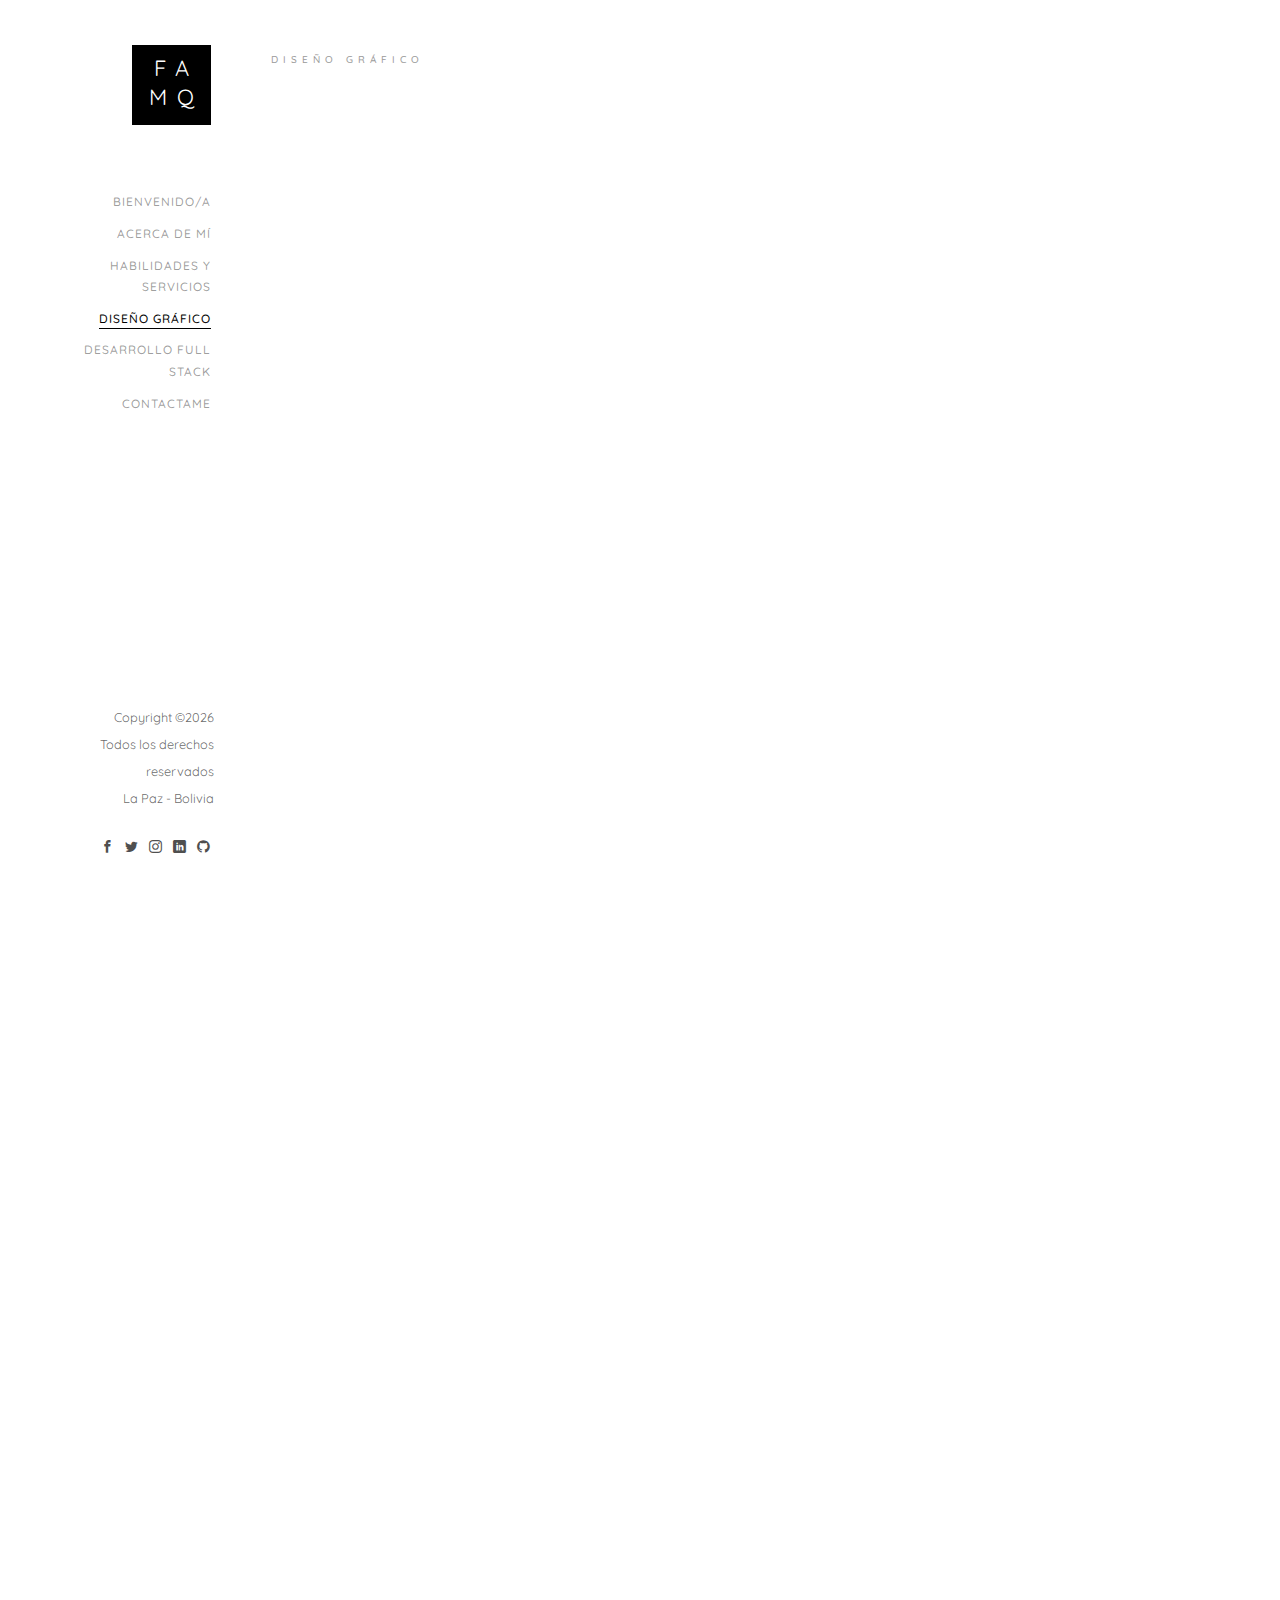
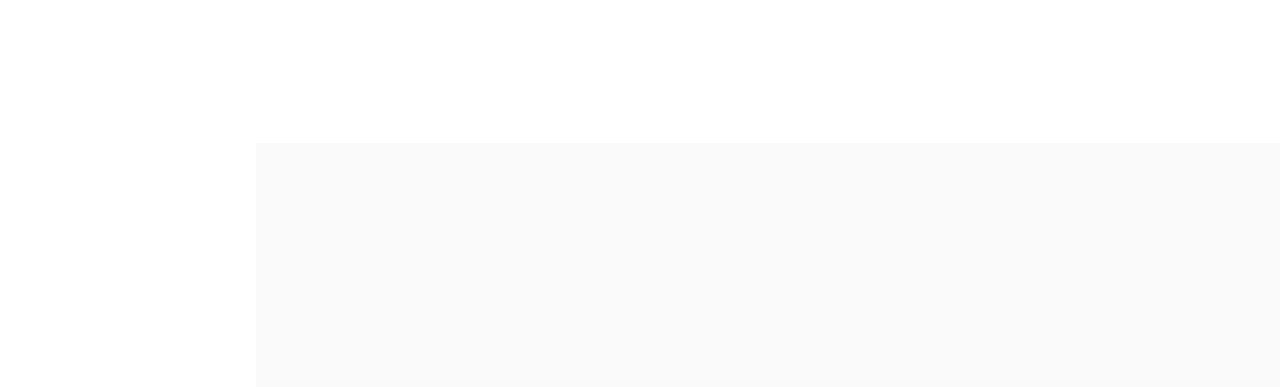
<file: work.html>
<!DOCTYPE HTML>
<html>
	<head>
	<meta charset="utf-8">
	<meta http-equiv="X-UA-Compatible" content="IE=edge">
	<title>Felix Mamani</title>
	<meta name="viewport" content="width=device-width, initial-scale=1">
	<meta name="description" content="" />
	<meta name="keywords" content="" />
	<meta name="author" content="" />

  <!-- Facebook and Twitter integration -->
	<meta property="og:title" content=""/>
	<meta property="og:image" content=""/>
	<meta property="og:url" content=""/>
	<meta property="og:site_name" content=""/>
	<meta property="og:description" content=""/>
	<meta name="twitter:title" content="" />
	<meta name="twitter:image" content="" />
	<meta name="twitter:url" content="" />
	<meta name="twitter:card" content="" />

	<!-- Place favicon.ico and apple-touch-icon.png in the root directory -->
	<link rel="shortcut icon" href="images/favicon.png">

	<link href="https://fonts.googleapis.com/css?family=Quicksand:300,400,500,700" rel="stylesheet">
	
	<!-- Animate.css -->
	<link rel="stylesheet" href="css/animate.css">
	<!-- Icomoon Icon Fonts-->
	<link rel="stylesheet" href="css/icomoon.css">
	<!-- Bootstrap  -->
	<link rel="stylesheet" href="css/bootstrap.css">
	<!-- Flexslider  -->
	<link rel="stylesheet" href="css/flexslider.css">
	<!-- Theme style  -->
	<link rel="stylesheet" href="css/style.css">

	<!-- Modernizr JS -->
	<script src="js/modernizr-2.6.2.min.js"></script>
	<!-- FOR IE9 below -->
	<!--[if lt IE 9]>
	<script src="js/respond.min.js"></script>
	<![endif]-->

	</head>
	<body>
	<div id="colorlib-page">
		<a href="#" class="js-colorlib-nav-toggle colorlib-nav-toggle"><i></i></a>
		<aside id="colorlib-aside" role="complementary" class="border js-fullheight">
			<h1 id="colorlib-logo"><a href="index.html"><span>Fa</span><span>Mq</span></a></h1>
			<nav id="colorlib-main-menu" role="navigation">
				<ul>
					<li><a href="index.html">Bienvenido/a</a></li>
					<li><a href="about.html">Acerca de mí</a></li>
					<li><a href="services.html">Habilidades y servicios</a></li>
					<li class="colorlib-active"><a href="work.html">Diseño Gráfico</a></li>
					<li><a href="blog.html">Desarrollo Full Stack</a></li>
					<li><a href="contact.html">Contactame</a></li>
				</ul>
			</nav>

			<div class="colorlib-footer">
				<p><small><!-- Link back to Colorlib can't be removed. Template is licensed under CC BY 3.0. -->
Copyright &copy;<script>document.write(new Date().getFullYear());</script> <br> Todos los derechos reservados <br> La Paz - Bolivia
				<ul>
					<li><a href="https://www.facebook.com/felix.mamani.9406" target="_blank"><i class="icon-facebook2"></i></a></li>
					<li><a href="https://twitter.com/Feliking_XD" target="_blank"><i class="icon-twitter2"></i></a></li>
					<li><a href="https://www.instagram.com/feliking_xd/" target="_blank"><i class="icon-instagram"></i></a></li>
					<li><a href="https://bo.linkedin.com/in/felix-antonio-mamani-quispe-10a51321a" target="_blank"><i class="icon-linkedin2"></i></a></li>
					<li><a href="https://github.com/feliking" target="_blank"><i class="icon-github"></i></a></li>
				</ul>
			</div>

		</aside>

		<div id="colorlib-main">

			<div class="colorlib-work">
				<div class="container-fluid">
					<div class="row">
						<div class="col-md-6 col-md-offset-3 col-md-pull-3">
							<span class="heading-meta">Diseño Gráfico</span>
							<h2 class="colorlib-heading animate-box" data-animate-effect="fadeInLeft">Trabajos recientes</h2>
						</div>
					</div>
					<div class="row">
						<div class="col-md-6 animate-box" data-animate-effect="fadeInLeft">
							<div class="project" style="background-image: url(images/work-1.jpg);">
								<div class="desc">
									<div class="con">
										<h3><a href="#">FENIX CODE</a></h3>
										<span>Diseño de logo para la empresa consultora de desarrollo de software</span>
									</div>
								</div>
							</div>
						</div>
						<div class="col-md-6 animate-box" data-animate-effect="fadeInLeft">
							<div class="project" style="background-image: url(images/work-2.jpg);">
								<div class="desc">
									<div class="con">
										<h3><a href="#">ALCOHOGEL</a></h3>
										<span>Diseño de logos y etiquetas para los productos de la empresa</span>
									</div>
								</div>
							</div>
						</div>
						<div class="col-md-6 animate-box" data-animate-effect="fadeInLeft">
							<div class="project" style="background-image: url(images/work-3.jpg);">
								<div class="desc">
									<div class="con">
										<h3><a href="#">MECHISTEC</a></h3>
										<span>Diseño de logo, propaganda y producción audiovisual de vídeos para su canal </span>
									</div>
								</div>
							</div>
						</div>
						<div class="col-md-6 animate-box" data-animate-effect="fadeInLeft">
							<div class="project" style="background-image: url(images/work-4.jpg);">
								<div class="desc">
									<div class="con">
										<h3><a href="#">PRO MUJER IFD</a></h3>
										<span>Diseño de portadas de manuales de usuario y corporativos, presentaciones y documentos administrativos </span>
									</div>
								</div>
							</div>
						</div>
						<div class="col-md-6 animate-box" data-animate-effect="fadeInLeft">
							<div class="project" style="background-image: url(images/work-5.jpg);">
								<div class="desc">
									<div class="con">
										<h3><a href="#">MECHI'S SHOES</a></h3>
										<span>Diseño de tarjetas de presentación y propaganda para la empresa</span>
									</div>
								</div>
							</div>
						</div>
						<div class="col-md-6 animate-box" data-animate-effect="fadeInLeft">
							<div class="project" style="background-image: url(images/work-6.jpg);">
								<div class="desc">
									<div class="con">
										<h3><a href="#">PROYECTO PERSONAL</a></h3>
										<span>Diseño y distribución de la tarjeta de presentación personal </span>
									</div>
								</div>
							</div>
						</div>
					</div>
				</div>
			</div>

			<div id="get-in-touch" class="colorlib-bg-color">
				<div class="colorlib-narrow-content">
					<div class="row">
						<div class="col-md-6 animate-box" data-animate-effect="fadeInLeft">
							<h2>¡Contáctame!</h2>
						</div>
					</div>
					<div class="row">
						<div class="col-md-6 col-md-offset-3 col-md-pull-3 animate-box" data-animate-effect="fadeInLeft">
							<p class="colorlib-lead">Sí requieres algún servicio puedes contactarme</p>
							<p><a href="contact.html" class="btn btn-primary btn-learn">¡Contáctame!</a></p>
						</div>
						
					</div>
				</div>
			</div>
		</div>
	</div>

	<!-- jQuery -->
	<script src="js/jquery.min.js"></script>
	<!-- jQuery Easing -->
	<script src="js/jquery.easing.1.3.js"></script>
	<!-- Bootstrap -->
	<script src="js/bootstrap.min.js"></script>
	<!-- Waypoints -->
	<script src="js/jquery.waypoints.min.js"></script>
	<!-- Flexslider -->
	<script src="js/jquery.flexslider-min.js"></script>
	<!-- Sticky Kit -->
	<script src="js/sticky-kit.min.js"></script>
	
	
	<!-- MAIN JS -->
	<script src="js/main.js"></script>

	</body>
</html>
</file>
<file: css/icomoon.css>
@font-face {
  font-family: 'icomoon';
  src:  url('fonts/icomoon.eot?6py85u');
  src:  url('fonts/icomoon.eot?6py85u#iefix') format('embedded-opentype'),
    url('fonts/icomoon.ttf?6py85u') format('truetype'),
    url('fonts/icomoon.woff?6py85u') format('woff'),
    url('fonts/icomoon.svg?6py85u#icomoon') format('svg');
  font-weight: normal;
  font-style: normal;
}

[class^="icon-"], [class*=" icon-"] {
  /* use !important to prevent issues with browser extensions that change fonts */
  font-family: 'icomoon' !important;
  speak: none;
  font-style: normal;
  font-weight: normal;
  font-variant: normal;
  text-transform: none;
  line-height: 1;

  /* Better Font Rendering =========== */
  -webkit-font-smoothing: antialiased;
  -moz-osx-font-smoothing: grayscale;
}

.icon-times:before {
  content: "\e930";
}
.icon-tick:before {
  content: "\e931";
}
.icon-plus:before {
  content: "\e932";
}
.icon-minus:before {
  content: "\e933";
}
.icon-equals:before {
  content: "\e934";
}
.icon-divide:before {
  content: "\e935";
}
.icon-chevron-right:before {
  content: "\e936";
}
.icon-chevron-left:before {
  content: "\e937";
}
.icon-arrow-right-thick:before {
  content: "\e938";
}
.icon-arrow-left-thick:before {
  content: "\e939";
}
.icon-th-small:before {
  content: "\e93a";
}
.icon-th-menu:before {
  content: "\e93b";
}
.icon-th-list:before {
  content: "\e93c";
}
.icon-th-large:before {
  content: "\e93d";
}
.icon-home:before {
  content: "\e93e";
}
.icon-arrow-forward:before {
  content: "\e93f";
}
.icon-arrow-back:before {
  content: "\e940";
}
.icon-rss:before {
  content: "\e941";
}
.icon-location:before {
  content: "\e942";
}
.icon-link:before {
  content: "\e943";
}
.icon-image:before {
  content: "\e944";
}
.icon-arrow-up-thick:before {
  content: "\e945";
}
.icon-arrow-down-thick:before {
  content: "\e946";
}
.icon-starburst:before {
  content: "\e947";
}
.icon-starburst-outline:before {
  content: "\e948";
}
.icon-star3:before {
  content: "\e949";
}
.icon-flow-children:before {
  content: "\e94a";
}
.icon-export:before {
  content: "\e94b";
}
.icon-delete2:before {
  content: "\e94c";
}
.icon-delete-outline:before {
  content: "\e94d";
}
.icon-cloud-storage:before {
  content: "\e94e";
}
.icon-wi-fi:before {
  content: "\e94f";
}
.icon-heart:before {
  content: "\e950";
}
.icon-flash:before {
  content: "\e951";
}
.icon-cancel:before {
  content: "\e952";
}
.icon-backspace:before {
  content: "\e953";
}
.icon-attachment:before {
  content: "\e954";
}
.icon-arrow-move:before {
  content: "\e955";
}
.icon-warning:before {
  content: "\e956";
}
.icon-user:before {
  content: "\e957";
}
.icon-radar:before {
  content: "\e958";
}
.icon-lock-open:before {
  content: "\e959";
}
.icon-lock-closed:before {
  content: "\e95a";
}
.icon-location-arrow:before {
  content: "\e95b";
}
.icon-info:before {
  content: "\e95c";
}
.icon-user-delete:before {
  content: "\e95d";
}
.icon-user-add:before {
  content: "\e95e";
}
.icon-media-pause:before {
  content: "\e95f";
}
.icon-group:before {
  content: "\e960";
}
.icon-chart-pie:before {
  content: "\e961";
}
.icon-chart-line:before {
  content: "\e962";
}
.icon-chart-bar:before {
  content: "\e963";
}
.icon-chart-area:before {
  content: "\e964";
}
.icon-video:before {
  content: "\e965";
}
.icon-point-of-interest:before {
  content: "\e966";
}
.icon-infinity:before {
  content: "\e967";
}
.icon-globe:before {
  content: "\e968";
}
.icon-eye:before {
  content: "\e969";
}
.icon-cog:before {
  content: "\e96a";
}
.icon-camera:before {
  content: "\e96b";
}
.icon-upload:before {
  content: "\e96c";
}
.icon-scissors:before {
  content: "\e96d";
}
.icon-refresh:before {
  content: "\e96e";
}
.icon-pin:before {
  content: "\e96f";
}
.icon-key:before {
  content: "\e970";
}
.icon-info-large:before {
  content: "\e971";
}
.icon-eject:before {
  content: "\e972";
}
.icon-download:before {
  content: "\e973";
}
.icon-zoom:before {
  content: "\e974";
}
.icon-zoom-out:before {
  content: "\e975";
}
.icon-zoom-in:before {
  content: "\e976";
}
.icon-sort-numerically:before {
  content: "\e977";
}
.icon-sort-alphabetically:before {
  content: "\e978";
}
.icon-input-checked:before {
  content: "\e979";
}
.icon-calender:before {
  content: "\e97a";
}
.icon-world2:before {
  content: "\e97b";
}
.icon-notes:before {
  content: "\e97c";
}
.icon-code:before {
  content: "\e97d";
}
.icon-arrow-sync:before {
  content: "\e97e";
}
.icon-arrow-shuffle:before {
  content: "\e97f";
}
.icon-arrow-repeat:before {
  content: "\e980";
}
.icon-arrow-minimise:before {
  content: "\e981";
}
.icon-arrow-maximise:before {
  content: "\e982";
}
.icon-arrow-loop:before {
  content: "\e983";
}
.icon-anchor:before {
  content: "\e984";
}
.icon-spanner:before {
  content: "\e985";
}
.icon-puzzle:before {
  content: "\e986";
}
.icon-power:before {
  content: "\e987";
}
.icon-plane:before {
  content: "\e988";
}
.icon-pi:before {
  content: "\e989";
}
.icon-phone:before {
  content: "\e98a";
}
.icon-microphone2:before {
  content: "\e98b";
}
.icon-media-rewind:before {
  content: "\e98c";
}
.icon-flag:before {
  content: "\e98d";
}
.icon-adjust-brightness:before {
  content: "\e98e";
}
.icon-waves:before {
  content: "\e98f";
}
.icon-social-twitter:before {
  content: "\e990";
}
.icon-social-facebook:before {
  content: "\e991";
}
.icon-social-dribbble:before {
  content: "\e992";
}
.icon-media-stop:before {
  content: "\e993";
}
.icon-media-record:before {
  content: "\e994";
}
.icon-media-play:before {
  content: "\e995";
}
.icon-media-fast-forward:before {
  content: "\e996";
}
.icon-media-eject:before {
  content: "\e997";
}
.icon-social-vimeo:before {
  content: "\e998";
}
.icon-social-tumbler:before {
  content: "\e999";
}
.icon-social-skype:before {
  content: "\e99a";
}
.icon-social-pinterest:before {
  content: "\e99b";
}
.icon-social-linkedin:before {
  content: "\e99c";
}
.icon-social-last-fm:before {
  content: "\e99d";
}
.icon-social-github:before {
  content: "\e99e";
}
.icon-social-flickr:before {
  content: "\e99f";
}
.icon-at:before {
  content: "\e9a0";
}
.icon-times-outline:before {
  content: "\e9a1";
}
.icon-plus-outline:before {
  content: "\e9a2";
}
.icon-minus-outline:before {
  content: "\e9a3";
}
.icon-tick-outline:before {
  content: "\e9a4";
}
.icon-th-large-outline:before {
  content: "\e9a5";
}
.icon-equals-outline:before {
  content: "\e9a6";
}
.icon-divide-outline:before {
  content: "\e9a7";
}
.icon-chevron-right-outline:before {
  content: "\e9a8";
}
.icon-chevron-left-outline:before {
  content: "\e9a9";
}
.icon-arrow-right-outline:before {
  content: "\e9aa";
}
.icon-arrow-left-outline:before {
  content: "\e9ab";
}
.icon-th-small-outline:before {
  content: "\e9ac";
}
.icon-th-menu-outline:before {
  content: "\e9ad";
}
.icon-th-list-outline:before {
  content: "\e9ae";
}
.icon-news2:before {
  content: "\e9b1";
}
.icon-home-outline:before {
  content: "\e9b2";
}
.icon-arrow-up-outline:before {
  content: "\e9b3";
}
.icon-arrow-forward-outline:before {
  content: "\e9b4";
}
.icon-arrow-down-outline:before {
  content: "\e9b5";
}
.icon-arrow-back-outline:before {
  content: "\e9b6";
}
.icon-trash3:before {
  content: "\e9b7";
}
.icon-rss-outline:before {
  content: "\e9b8";
}
.icon-message:before {
  content: "\e9b9";
}
.icon-location-outline:before {
  content: "\e9ba";
}
.icon-link-outline:before {
  content: "\e9bb";
}
.icon-image-outline:before {
  content: "\e9bc";
}
.icon-export-outline:before {
  content: "\e9bd";
}
.icon-cross:before {
  content: "\e9be";
}
.icon-wi-fi-outline:before {
  content: "\e9bf";
}
.icon-star-outline:before {
  content: "\e9c0";
}
.icon-media-pause-outline:before {
  content: "\e9c1";
}
.icon-mail:before {
  content: "\e9c2";
}
.icon-heart-outline:before {
  content: "\e9c3";
}
.icon-flash-outline:before {
  content: "\e9c4";
}
.icon-cancel-outline:before {
  content: "\e9c5";
}
.icon-beaker:before {
  content: "\e9c6";
}
.icon-arrow-move-outline:before {
  content: "\e9c7";
}
.icon-watch2:before {
  content: "\e9c8";
}
.icon-warning-outline:before {
  content: "\e9c9";
}
.icon-time:before {
  content: "\e9ca";
}
.icon-radar-outline:before {
  content: "\e9cb";
}
.icon-lock-open-outline:before {
  content: "\e9cc";
}
.icon-location-arrow-outline:before {
  content: "\e9cd";
}
.icon-info-outline:before {
  content: "\e9ce";
}
.icon-backspace-outline:before {
  content: "\e9cf";
}
.icon-attachment-outline:before {
  content: "\e9d0";
}
.icon-user-outline:before {
  content: "\e9d1";
}
.icon-user-delete-outline:before {
  content: "\e9d2";
}
.icon-user-add-outline:before {
  content: "\e9d3";
}
.icon-lock-closed-outline:before {
  content: "\e9d4";
}
.icon-group-outline:before {
  content: "\e9d5";
}
.icon-chart-pie-outline:before {
  content: "\e9d6";
}
.icon-chart-line-outline:before {
  content: "\e9d7";
}
.icon-chart-bar-outline:before {
  content: "\e9d8";
}
.icon-chart-area-outline:before {
  content: "\e9d9";
}
.icon-video-outline:before {
  content: "\e9da";
}
.icon-point-of-interest-outline:before {
  content: "\e9db";
}
.icon-map:before {
  content: "\e9dc";
}
.icon-key-outline:before {
  content: "\e9dd";
}
.icon-infinity-outline:before {
  content: "\e9de";
}
.icon-globe-outline:before {
  content: "\e9df";
}
.icon-eye-outline:before {
  content: "\e9e0";
}
.icon-cog-outline:before {
  content: "\e9e1";
}
.icon-camera-outline:before {
  content: "\e9e2";
}
.icon-upload-outline:before {
  content: "\e9e3";
}
.icon-support:before {
  content: "\e9e4";
}
.icon-scissors-outline:before {
  content: "\e9e5";
}
.icon-refresh-outline:before {
  content: "\e9e6";
}
.icon-info-large-outline:before {
  content: "\e9e7";
}
.icon-eject-outline:before {
  content: "\e9e8";
}
.icon-download-outline:before {
  content: "\e9e9";
}
.icon-battery-mid:before {
  content: "\e9ea";
}
.icon-battery-low:before {
  content: "\e9eb";
}
.icon-battery-high:before {
  content: "\e9ec";
}
.icon-zoom-outline:before {
  content: "\e9ed";
}
.icon-zoom-out-outline:before {
  content: "\e9ee";
}
.icon-zoom-in-outline:before {
  content: "\e9ef";
}
.icon-tag3:before {
  content: "\e9f0";
}
.icon-tabs-outline:before {
  content: "\e9f1";
}
.icon-pin-outline:before {
  content: "\e9f2";
}
.icon-message-typing:before {
  content: "\e9f3";
}
.icon-directions:before {
  content: "\e9f4";
}
.icon-battery-full:before {
  content: "\e9f5";
}
.icon-battery-charge:before {
  content: "\e9f6";
}
.icon-pipette:before {
  content: "\e9f7";
}
.icon-pencil:before {
  content: "\e9f8";
}
.icon-folder:before {
  content: "\e9f9";
}
.icon-folder-delete:before {
  content: "\e9fa";
}
.icon-folder-add:before {
  content: "\e9fb";
}
.icon-edit:before {
  content: "\e9fc";
}
.icon-document:before {
  content: "\e9fd";
}
.icon-document-delete:before {
  content: "\e9fe";
}
.icon-document-add:before {
  content: "\e9ff";
}
.icon-brush:before {
  content: "\ea00";
}
.icon-thumbs-up:before {
  content: "\ea01";
}
.icon-thumbs-down:before {
  content: "\ea02";
}
.icon-pen:before {
  content: "\ea03";
}
.icon-sort-numerically-outline:before {
  content: "\ea04";
}
.icon-sort-alphabetically-outline:before {
  content: "\ea05";
}
.icon-social-last-fm-circular:before {
  content: "\ea06";
}
.icon-social-github-circular:before {
  content: "\ea07";
}
.icon-compass:before {
  content: "\ea08";
}
.icon-bookmark:before {
  content: "\ea09";
}
.icon-input-checked-outline:before {
  content: "\ea0a";
}
.icon-code-outline:before {
  content: "\ea0b";
}
.icon-calender-outline:before {
  content: "\ea0c";
}
.icon-business-card:before {
  content: "\ea0d";
}
.icon-arrow-up:before {
  content: "\ea0e";
}
.icon-arrow-sync-outline:before {
  content: "\ea0f";
}
.icon-arrow-right:before {
  content: "\ea10";
}
.icon-arrow-repeat-outline:before {
  content: "\ea11";
}
.icon-arrow-loop-outline:before {
  content: "\ea12";
}
.icon-arrow-left:before {
  content: "\ea13";
}
.icon-flow-switch:before {
  content: "\ea14";
}
.icon-flow-parallel:before {
  content: "\ea15";
}
.icon-flow-merge:before {
  content: "\ea16";
}
.icon-document-text:before {
  content: "\ea17";
}
.icon-clipboard:before {
  content: "\ea18";
}
.icon-calculator:before {
  content: "\ea19";
}
.icon-arrow-minimise-outline:before {
  content: "\ea1a";
}
.icon-arrow-maximise-outline:before {
  content: "\ea1b";
}
.icon-arrow-down:before {
  content: "\ea1c";
}
.icon-gift:before {
  content: "\ea1d";
}
.icon-film:before {
  content: "\ea1e";
}
.icon-database:before {
  content: "\ea1f";
}
.icon-bell:before {
  content: "\ea20";
}
.icon-anchor-outline:before {
  content: "\ea21";
}
.icon-adjust-contrast:before {
  content: "\ea22";
}
.icon-world-outline:before {
  content: "\ea23";
}
.icon-shopping-bag:before {
  content: "\ea24";
}
.icon-power-outline:before {
  content: "\ea25";
}
.icon-notes-outline:before {
  content: "\ea26";
}
.icon-device-tablet:before {
  content: "\ea27";
}
.icon-device-phone:before {
  content: "\ea28";
}
.icon-device-laptop:before {
  content: "\ea29";
}
.icon-device-desktop:before {
  content: "\ea2a";
}
.icon-briefcase:before {
  content: "\ea2b";
}
.icon-stopwatch:before {
  content: "\ea2c";
}
.icon-spanner-outline:before {
  content: "\ea2d";
}
.icon-puzzle-outline:before {
  content: "\ea2e";
}
.icon-printer:before {
  content: "\ea2f";
}
.icon-pi-outline:before {
  content: "\ea30";
}
.icon-lightbulb:before {
  content: "\ea31";
}
.icon-flag-outline:before {
  content: "\ea32";
}
.icon-contacts:before {
  content: "\ea33";
}
.icon-archive2:before {
  content: "\ea34";
}
.icon-weather-stormy:before {
  content: "\ea35";
}
.icon-weather-shower:before {
  content: "\ea36";
}
.icon-weather-partly-sunny:before {
  content: "\ea37";
}
.icon-weather-downpour:before {
  content: "\ea38";
}
.icon-weather-cloudy:before {
  content: "\ea39";
}
.icon-plane-outline:before {
  content: "\ea3a";
}
.icon-phone-outline:before {
  content: "\ea3b";
}
.icon-microphone-outline:before {
  content: "\ea3c";
}
.icon-weather-windy:before {
  content: "\ea3d";
}
.icon-weather-windy-cloudy:before {
  content: "\ea3e";
}
.icon-weather-sunny:before {
  content: "\ea3f";
}
.icon-weather-snow:before {
  content: "\ea40";
}
.icon-weather-night:before {
  content: "\ea41";
}
.icon-media-stop-outline:before {
  content: "\ea42";
}
.icon-media-rewind-outline:before {
  content: "\ea43";
}
.icon-media-record-outline:before {
  content: "\ea44";
}
.icon-media-play-outline:before {
  content: "\ea45";
}
.icon-media-fast-forward-outline:before {
  content: "\ea46";
}
.icon-media-eject-outline:before {
  content: "\ea47";
}
.icon-wine:before {
  content: "\ea48";
}
.icon-waves-outline:before {
  content: "\ea49";
}
.icon-ticket:before {
  content: "\ea4a";
}
.icon-tags:before {
  content: "\ea4b";
}
.icon-plug:before {
  content: "\ea4c";
}
.icon-headphones:before {
  content: "\ea4d";
}
.icon-credit-card:before {
  content: "\ea4e";
}
.icon-coffee:before {
  content: "\ea4f";
}
.icon-book:before {
  content: "\ea50";
}
.icon-beer:before {
  content: "\ea51";
}
.icon-volume2:before {
  content: "\ea52";
}
.icon-volume-up:before {
  content: "\ea53";
}
.icon-volume-mute:before {
  content: "\ea54";
}
.icon-volume-down:before {
  content: "\ea55";
}
.icon-social-vimeo-circular:before {
  content: "\ea56";
}
.icon-social-twitter-circular:before {
  content: "\ea57";
}
.icon-social-pinterest-circular:before {
  content: "\ea58";
}
.icon-social-linkedin-circular:before {
  content: "\ea59";
}
.icon-social-facebook-circular:before {
  content: "\ea5a";
}
.icon-social-dribbble-circular:before {
  content: "\ea5b";
}
.icon-tree:before {
  content: "\ea5c";
}
.icon-thermometer2:before {
  content: "\ea5d";
}
.icon-social-tumbler-circular:before {
  content: "\ea5e";
}
.icon-social-skype-outline:before {
  content: "\ea5f";
}
.icon-social-flickr-circular:before {
  content: "\ea60";
}
.icon-social-at-circular:before {
  content: "\ea61";
}
.icon-shopping-cart:before {
  content: "\ea62";
}
.icon-messages:before {
  content: "\ea63";
}
.icon-leaf:before {
  content: "\ea64";
}
.icon-feather:before {
  content: "\ea65";
}
.icon-eye2:before {
  content: "\e064";
}
.icon-paper-clip:before {
  content: "\e065";
}
.icon-mail5:before {
  content: "\e066";
}
.icon-toggle:before {
  content: "\e067";
}
.icon-layout:before {
  content: "\e068";
}
.icon-link2:before {
  content: "\e069";
}
.icon-bell2:before {
  content: "\e06a";
}
.icon-lock3:before {
  content: "\e06b";
}
.icon-unlock:before {
  content: "\e06c";
}
.icon-ribbon2:before {
  content: "\e06d";
}
.icon-image2:before {
  content: "\e06e";
}
.icon-signal:before {
  content: "\e06f";
}
.icon-target3:before {
  content: "\e070";
}
.icon-clipboard3:before {
  content: "\e071";
}
.icon-clock3:before {
  content: "\e072";
}
.icon-watch:before {
  content: "\e073";
}
.icon-air-play:before {
  content: "\e074";
}
.icon-camera3:before {
  content: "\e075";
}
.icon-video2:before {
  content: "\e076";
}
.icon-disc:before {
  content: "\e077";
}
.icon-printer3:before {
  content: "\e078";
}
.icon-monitor:before {
  content: "\e079";
}
.icon-server:before {
  content: "\e07a";
}
.icon-cog2:before {
  content: "\e07b";
}
.icon-heart3:before {
  content: "\e07c";
}
.icon-paragraph:before {
  content: "\e07d";
}
.icon-align-justify:before {
  content: "\e07e";
}
.icon-align-left:before {
  content: "\e07f";
}
.icon-align-center:before {
  content: "\e080";
}
.icon-align-right:before {
  content: "\e081";
}
.icon-book2:before {
  content: "\e082";
}
.icon-layers2:before {
  content: "\e083";
}
.icon-stack2:before {
  content: "\e084";
}
.icon-stack-2:before {
  content: "\e085";
}
.icon-paper:before {
  content: "\e086";
}
.icon-paper-stack:before {
  content: "\e087";
}
.icon-search3:before {
  content: "\e088";
}
.icon-zoom-in2:before {
  content: "\e089";
}
.icon-zoom-out2:before {
  content: "\e08a";
}
.icon-reply2:before {
  content: "\e08b";
}
.icon-circle-plus:before {
  content: "\e08c";
}
.icon-circle-minus:before {
  content: "\e08d";
}
.icon-circle-check:before {
  content: "\e08e";
}
.icon-circle-cross:before {
  content: "\e08f";
}
.icon-square-plus:before {
  content: "\e090";
}
.icon-square-minus:before {
  content: "\e091";
}
.icon-square-check:before {
  content: "\e092";
}
.icon-square-cross:before {
  content: "\e093";
}
.icon-microphone:before {
  content: "\e094";
}
.icon-record:before {
  content: "\e095";
}
.icon-skip-back:before {
  content: "\e096";
}
.icon-rewind:before {
  content: "\e097";
}
.icon-play4:before {
  content: "\e098";
}
.icon-pause3:before {
  content: "\e099";
}
.icon-stop3:before {
  content: "\e09a";
}
.icon-fast-forward:before {
  content: "\e09b";
}
.icon-skip-forward:before {
  content: "\e09c";
}
.icon-shuffle2:before {
  content: "\e09d";
}
.icon-repeat:before {
  content: "\e09e";
}
.icon-folder2:before {
  content: "\e09f";
}
.icon-umbrella:before {
  content: "\e0a0";
}
.icon-moon:before {
  content: "\e0a1";
}
.icon-thermometer:before {
  content: "\e0a2";
}
.icon-drop:before {
  content: "\e0a3";
}
.icon-sun2:before {
  content: "\e0a4";
}
.icon-cloud3:before {
  content: "\e0a5";
}
.icon-cloud-upload2:before {
  content: "\e0a6";
}
.icon-cloud-download2:before {
  content: "\e0a7";
}
.icon-upload4:before {
  content: "\e0a8";
}
.icon-download4:before {
  content: "\e0a9";
}
.icon-location3:before {
  content: "\e0aa";
}
.icon-location-2:before {
  content: "\e0ab";
}
.icon-map3:before {
  content: "\e0ac";
}
.icon-battery:before {
  content: "\e0ad";
}
.icon-head:before {
  content: "\e0ae";
}
.icon-briefcase3:before {
  content: "\e0af";
}
.icon-speech-bubble:before {
  content: "\e0b0";
}
.icon-anchor2:before {
  content: "\e0b1";
}
.icon-globe2:before {
  content: "\e0b2";
}
.icon-box:before {
  content: "\e0b3";
}
.icon-reload:before {
  content: "\e0b4";
}
.icon-share3:before {
  content: "\e0b5";
}
.icon-marquee:before {
  content: "\e0b6";
}
.icon-marquee-plus:before {
  content: "\e0b7";
}
.icon-marquee-minus:before {
  content: "\e0b8";
}
.icon-tag:before {
  content: "\e0b9";
}
.icon-power2:before {
  content: "\e0ba";
}
.icon-command2:before {
  content: "\e0bb";
}
.icon-alt:before {
  content: "\e0bc";
}
.icon-esc:before {
  content: "\e0bd";
}
.icon-bar-graph:before {
  content: "\e0be";
}
.icon-bar-graph-2:before {
  content: "\e0bf";
}
.icon-pie-graph:before {
  content: "\e0c0";
}
.icon-star:before {
  content: "\e0c1";
}
.icon-arrow-left3:before {
  content: "\e0c2";
}
.icon-arrow-right3:before {
  content: "\e0c3";
}
.icon-arrow-up3:before {
  content: "\e0c4";
}
.icon-arrow-down3:before {
  content: "\e0c5";
}
.icon-volume:before {
  content: "\e0c6";
}
.icon-mute:before {
  content: "\e0c7";
}
.icon-content-right:before {
  content: "\e100";
}
.icon-content-left:before {
  content: "\e101";
}
.icon-grid2:before {
  content: "\e102";
}
.icon-grid-2:before {
  content: "\e103";
}
.icon-columns:before {
  content: "\e104";
}
.icon-loader:before {
  content: "\e105";
}
.icon-bag:before {
  content: "\e106";
}
.icon-ban:before {
  content: "\e107";
}
.icon-flag3:before {
  content: "\e108";
}
.icon-trash:before {
  content: "\e109";
}
.icon-expand2:before {
  content: "\e110";
}
.icon-contract:before {
  content: "\e111";
}
.icon-maximize:before {
  content: "\e112";
}
.icon-minimize:before {
  content: "\e113";
}
.icon-plus2:before {
  content: "\e114";
}
.icon-minus2:before {
  content: "\e115";
}
.icon-check:before {
  content: "\e116";
}
.icon-cross2:before {
  content: "\e117";
}
.icon-move:before {
  content: "\e118";
}
.icon-delete:before {
  content: "\e119";
}
.icon-menu5:before {
  content: "\e120";
}
.icon-archive:before {
  content: "\e121";
}
.icon-inbox:before {
  content: "\e122";
}
.icon-outbox:before {
  content: "\e123";
}
.icon-file:before {
  content: "\e124";
}
.icon-file-add:before {
  content: "\e125";
}
.icon-file-subtract:before {
  content: "\e126";
}
.icon-help:before {
  content: "\e127";
}
.icon-open:before {
  content: "\e128";
}
.icon-ellipsis:before {
  content: "\e129";
}
.icon-heart4:before {
  content: "\e900";
}
.icon-cloud4:before {
  content: "\e901";
}
.icon-star2:before {
  content: "\e902";
}
.icon-tv2:before {
  content: "\e903";
}
.icon-sound:before {
  content: "\e904";
}
.icon-video3:before {
  content: "\e905";
}
.icon-trash2:before {
  content: "\e906";
}
.icon-user2:before {
  content: "\e907";
}
.icon-key3:before {
  content: "\e908";
}
.icon-search4:before {
  content: "\e909";
}
.icon-settings:before {
  content: "\e90a";
}
.icon-camera4:before {
  content: "\e90b";
}
.icon-tag2:before {
  content: "\e90c";
}
.icon-lock4:before {
  content: "\e90d";
}
.icon-bulb:before {
  content: "\e90e";
}
.icon-pen2:before {
  content: "\e90f";
}
.icon-diamond:before {
  content: "\e910";
}
.icon-display2:before {
  content: "\e911";
}
.icon-location4:before {
  content: "\e912";
}
.icon-eye3:before {
  content: "\e913";
}
.icon-bubble3:before {
  content: "\e914";
}
.icon-stack3:before {
  content: "\e915";
}
.icon-cup:before {
  content: "\e916";
}
.icon-phone3:before {
  content: "\e917";
}
.icon-news:before {
  content: "\e918";
}
.icon-mail6:before {
  content: "\e919";
}
.icon-like:before {
  content: "\e91a";
}
.icon-photo:before {
  content: "\e91b";
}
.icon-note:before {
  content: "\e91c";
}
.icon-clock4:before {
  content: "\e91d";
}
.icon-paperplane:before {
  content: "\e91e";
}
.icon-params:before {
  content: "\e91f";
}
.icon-banknote:before {
  content: "\e920";
}
.icon-data:before {
  content: "\e921";
}
.icon-music2:before {
  content: "\e922";
}
.icon-megaphone2:before {
  content: "\e923";
}
.icon-study:before {
  content: "\e924";
}
.icon-lab2:before {
  content: "\e925";
}
.icon-food:before {
  content: "\e926";
}
.icon-t-shirt:before {
  content: "\e927";
}
.icon-fire2:before {
  content: "\e928";
}
.icon-clip:before {
  content: "\e929";
}
.icon-shop:before {
  content: "\e92a";
}
.icon-calendar3:before {
  content: "\e92b";
}
.icon-wallet2:before {
  content: "\e92c";
}
.icon-vynil:before {
  content: "\e92d";
}
.icon-truck2:before {
  content: "\e92e";
}
.icon-world:before {
  content: "\e92f";
}
.icon-spinner6:before {
  content: "\e9af";
}
.icon-spinner7:before {
  content: "\e9b0";
}
.icon-amazon:before {
  content: "\eab7";
}
.icon-google:before {
  content: "\eab8";
}
.icon-google2:before {
  content: "\eab9";
}
.icon-google3:before {
  content: "\eaba";
}
.icon-google-plus:before {
  content: "\eabb";
}
.icon-google-plus2:before {
  content: "\eabc";
}
.icon-google-plus3:before {
  content: "\eabd";
}
.icon-hangouts:before {
  content: "\eabe";
}
.icon-google-drive:before {
  content: "\eabf";
}
.icon-facebook2:before {
  content: "\eac0";
}
.icon-facebook22:before {
  content: "\eac1";
}
.icon-instagram:before {
  content: "\eac2";
}
.icon-whatsapp:before {
  content: "\eac3";
}
.icon-spotify:before {
  content: "\eac4";
}
.icon-telegram:before {
  content: "\eac5";
}
.icon-twitter2:before {
  content: "\eac6";
}
.icon-vine:before {
  content: "\eac7";
}
.icon-vk:before {
  content: "\eac8";
}
.icon-renren:before {
  content: "\eac9";
}
.icon-sina-weibo:before {
  content: "\eaca";
}
.icon-rss2:before {
  content: "\eacb";
}
.icon-rss22:before {
  content: "\eacc";
}
.icon-youtube:before {
  content: "\eacd";
}
.icon-youtube2:before {
  content: "\eace";
}
.icon-twitch:before {
  content: "\eacf";
}
.icon-vimeo:before {
  content: "\ead0";
}
.icon-vimeo2:before {
  content: "\ead1";
}
.icon-lanyrd:before {
  content: "\ead2";
}
.icon-flickr:before {
  content: "\ead3";
}
.icon-flickr2:before {
  content: "\ead4";
}
.icon-flickr3:before {
  content: "\ead5";
}
.icon-flickr4:before {
  content: "\ead6";
}
.icon-dribbble2:before {
  content: "\ead7";
}
.icon-behance:before {
  content: "\ead8";
}
.icon-behance2:before {
  content: "\ead9";
}
.icon-deviantart:before {
  content: "\eada";
}
.icon-500px:before {
  content: "\eadb";
}
.icon-steam:before {
  content: "\eadc";
}
.icon-steam2:before {
  content: "\eadd";
}
.icon-dropbox:before {
  content: "\eade";
}
.icon-onedrive:before {
  content: "\eadf";
}
.icon-github:before {
  content: "\eae0";
}
.icon-npm:before {
  content: "\eae1";
}
.icon-basecamp:before {
  content: "\eae2";
}
.icon-trello:before {
  content: "\eae3";
}
.icon-wordpress:before {
  content: "\eae4";
}
.icon-joomla:before {
  content: "\eae5";
}
.icon-ello:before {
  content: "\eae6";
}
.icon-blogger:before {
  content: "\eae7";
}
.icon-blogger2:before {
  content: "\eae8";
}
.icon-tumblr2:before {
  content: "\eae9";
}
.icon-tumblr22:before {
  content: "\eaea";
}
.icon-yahoo:before {
  content: "\eaeb";
}
.icon-yahoo2:before {
  content: "\eaec";
}
.icon-tux:before {
  content: "\eaed";
}
.icon-appleinc:before {
  content: "\eaee";
}
.icon-finder:before {
  content: "\eaef";
}
.icon-android:before {
  content: "\eaf0";
}
.icon-windows:before {
  content: "\eaf1";
}
.icon-windows8:before {
  content: "\eaf2";
}
.icon-soundcloud:before {
  content: "\eaf3";
}
.icon-soundcloud2:before {
  content: "\eaf4";
}
.icon-skype:before {
  content: "\eaf5";
}
.icon-reddit:before {
  content: "\eaf6";
}
.icon-hackernews:before {
  content: "\eaf7";
}
.icon-wikipedia:before {
  content: "\eaf8";
}
.icon-linkedin2:before {
  content: "\eaf9";
}
.icon-linkedin22:before {
  content: "\eafa";
}
.icon-lastfm:before {
  content: "\eafb";
}
.icon-lastfm2:before {
  content: "\eafc";
}
.icon-delicious:before {
  content: "\eafd";
}
.icon-stumbleupon:before {
  content: "\eafe";
}
.icon-stumbleupon2:before {
  content: "\eaff";
}
.icon-stackoverflow:before {
  content: "\eb00";
}
.icon-pinterest:before {
  content: "\eb01";
}
.icon-pinterest2:before {
  content: "\eb02";
}
.icon-xing:before {
  content: "\eb03";
}
.icon-xing2:before {
  content: "\eb04";
}
.icon-flattr:before {
  content: "\eb05";
}
.icon-foursquare:before {
  content: "\eb06";
}
.icon-yelp:before {
  content: "\eb07";
}
.icon-paypal:before {
  content: "\eb08";
}
.icon-chrome:before {
  content: "\eb09";
}
.icon-firefox:before {
  content: "\eb0a";
}
.icon-IE:before {
  content: "\eb0b";
}
.icon-edge:before {
  content: "\eb0c";
}
.icon-safari:before {
  content: "\eb0d";
}
.icon-opera:before {
  content: "\eb0e";
}
.icon-file-pdf:before {
  content: "\eb0f";
}
.icon-file-openoffice:before {
  content: "\eb10";
}
.icon-file-word:before {
  content: "\eb11";
}
.icon-file-excel:before {
  content: "\eb12";
}
.icon-libreoffice:before {
  content: "\eb13";
}
.icon-html-five:before {
  content: "\eb14";
}
.icon-html-five2:before {
  content: "\eb15";
}
.icon-css3:before {
  content: "\eb16";
}
.icon-git:before {
  content: "\eb17";
}
.icon-codepen:before {
  content: "\eb18";
}
.icon-svg:before {
  content: "\eb19";
}
.icon-IcoMoon:before {
  content: "\eb1a";
}
</file>
<file: css/style.css>
@font-face {
  font-family: 'icomoon';
  src: url("../fonts/icomoon/icomoon.eot?srf3rx");
  src: url("../fonts/icomoon/icomoon.eot?srf3rx#iefix") format("embedded-opentype"), url("../fonts/icomoon/icomoon.ttf?srf3rx") format("truetype"), url("../fonts/icomoon/icomoon.woff?srf3rx") format("woff"), url("../fonts/icomoon/icomoon.svg?srf3rx#icomoon") format("svg");
  font-weight: normal;
  font-style: normal; }

/* =======================================================
*
* 	Template Style 
*	Edit this section
*
* ======================================================= */
body {
  font-family: "Quicksand", Arial, sans-serif;
  font-weight: 400;
  font-size: 15px;
  line-height: 1.8;
  color: rgba(0, 0, 0, 0.7); }
  @media screen and (max-width: 992px) {
    body {
      font-size: 16px; } }

a {
  color: #F75940;
  -webkit-transition: 0.5s;
  -o-transition: 0.5s;
  transition: 0.5s; }
  a:hover, a:active, a:focus {
    color: #F75940;
    outline: none;
    text-decoration: none !important; }

p {
  margin-bottom: 1.5em; }

h1, h2, h3, h4, h5, h6 {
  color: #000;
  font-family: "Quicksand", Arial, sans-serif;
  font-weight: 400;
  margin: 0 0 30px 0; }

figure {
  margin-bottom: 2.5em;
  float: left;
  width: 100%; }
  figure figcaption {
    font-size: 16px;
    width: 80%;
    margin: 20px auto 0px auto;
    color: #b3b3b3;
    font-style: italic;
    font-family: "Quicksand", Arial, sans-serif; }
    @media screen and (max-width: 480px) {
      figure figcaption {
        width: 100%; } }

::-webkit-selection {
  color: #fff;
  background: #F75940; }

::-moz-selection {
  color: #fff;
  background: #F75940; }

::selection {
  color: #fff;
  background: #F75940; }

#colorlib-page {
  width: 100%;
  overflow: hidden;
  position: relative; }

#colorlib-aside {
  padding-top: 3em;
  padding-bottom: 40px;
  padding-left: 3em;
  padding-right: 3em;
  width: 20%;
  position: fixed;
  bottom: 0;
  top: 0;
  left: 0;
  overflow-y: scroll;
  z-index: 1001;
  background: #fff;
  -webkit-transition: 0.5s;
  -o-transition: 0.5s;
  transition: 0.5s; }
  @media screen and (max-width: 1200px) {
    #colorlib-aside {
      width: 30%; } }
  @media screen and (max-width: 768px) {
    #colorlib-aside {
      width: 270px;
      -moz-transform: translateX(-270px);
      -webkit-transform: translateX(-270px);
      -ms-transform: translateX(-270px);
      -o-transform: translateX(-270px);
      transform: translateX(-270px);
      padding-top: 4em; } }
  #colorlib-aside #colorlib-logo {
    text-align: right;
    font-weight: 400;
    font-size: 22px;
    text-transform: uppercase;
    margin-bottom: 3em;
    display: block;
    width: 100%; }
    @media screen and (max-width: 768px) {
      #colorlib-aside #colorlib-logo {
        margin-bottom: 1em; } }
    #colorlib-aside #colorlib-logo a {
      display: inline-block;
      text-align: center;
      background: #000;
      padding: .5em .8em;
      color: #fff;
      letter-spacing: 10px;
      padding-right: .3em; }
      #colorlib-aside #colorlib-logo a span {
        display: block;
        margin-bottom: 5px;
        text-align: center; }
  #colorlib-aside #colorlib-main-menu ul {
    text-align: right;
    margin: 0;
    padding: 0; }
    @media screen and (max-width: 768px) {
      #colorlib-aside #colorlib-main-menu ul {
        margin: 0 0 2em 0; } }
    #colorlib-aside #colorlib-main-menu ul li {
      margin: 0 0 10px 0;
      padding: 0;
      list-style: none;
      font-size: 12px;
      font-weight: 500;
      text-transform: uppercase;
      letter-spacing: 1px; }
      #colorlib-aside #colorlib-main-menu ul li a {
        color: rgba(0, 0, 0, 0.4);
        text-decoration: none;
        position: relative;
        padding: 10px 0;
        font-family: "Quicksand", Arial, sans-serif;
        -webkit-transition: 0.3s;
        -o-transition: 0.3s;
        transition: 0.3s; }
        #colorlib-aside #colorlib-main-menu ul li a:after {
          content: "";
          position: absolute;
          height: 1px;
          bottom: 7px;
          left: 0;
          right: 0;
          background-color: #000;
          visibility: hidden;
          -webkit-transform: scaleX(0);
          -moz-transform: scaleX(0);
          -ms-transform: scaleX(0);
          -o-transform: scaleX(0);
          transform: scaleX(0);
          -webkit-transition: all 0.3s cubic-bezier(0.175, 0.885, 0.32, 1.275);
          -moz-transition: all 0.3s cubic-bezier(0.175, 0.885, 0.32, 1.275);
          -ms-transition: all 0.3s cubic-bezier(0.175, 0.885, 0.32, 1.275);
          -o-transition: all 0.3s cubic-bezier(0.175, 0.885, 0.32, 1.275);
          transition: all 0.3s cubic-bezier(0.175, 0.885, 0.32, 1.275); }
        #colorlib-aside #colorlib-main-menu ul li a:hover {
          text-decoration: none;
          color: black; }
          #colorlib-aside #colorlib-main-menu ul li a:hover:after {
            visibility: visible;
            -webkit-transform: scaleX(1);
            -moz-transform: scaleX(1);
            -ms-transform: scaleX(1);
            -o-transform: scaleX(1);
            transform: scaleX(1); }
      #colorlib-aside #colorlib-main-menu ul li.colorlib-active a {
        color: #000; }
        #colorlib-aside #colorlib-main-menu ul li.colorlib-active a:after {
          visibility: visible;
          -webkit-transform: scaleX(1);
          -moz-transform: scaleX(1);
          -ms-transform: scaleX(1);
          -o-transform: scaleX(1);
          transform: scaleX(1); }
  #colorlib-aside .colorlib-footer {
    position: absolute;
    bottom: 40px;
    right: 1.5em;
    left: 1.5em;
    font-size: 15px;
    text-align: right;
    font-weight: 400;
    color: rgba(0, 0, 0, 0.6);
    padding: 0 20px; }
    @media screen and (max-width: 768px) {
      #colorlib-aside .colorlib-footer {
        position: relative;
        bottom: 0; } }
    #colorlib-aside .colorlib-footer span {
      display: block; }
    #colorlib-aside .colorlib-footer ul {
      padding: 0;
      margin: 0; }
      #colorlib-aside .colorlib-footer ul li {
        padding: 0;
        margin: 0;
        display: inline;
        list-style: none; }
        #colorlib-aside .colorlib-footer ul li a {
          color: rgba(0, 0, 0, 0.7);
          padding: 4px; }
          #colorlib-aside .colorlib-footer ul li a:hover, #colorlib-aside .colorlib-footer ul li a:active, #colorlib-aside .colorlib-footer ul li a:focus {
            text-decoration: none;
            outline: none;
            color: #F75940; }

#colorlib-main {
  width: 80%;
  float: right;
  -webkit-transition: 0.5s;
  -o-transition: 0.5s;
  transition: 0.5s; }
  @media screen and (max-width: 1200px) {
    #colorlib-main {
      width: 70%; } }
  @media screen and (max-width: 768px) {
    #colorlib-main {
      width: 100%; } }

#colorlib-hero {
  min-height: 500px;
  /*background: #fff url(../images/loader.gif) no-repeat center center; */
  width: 100%;
  float: left;
  margin-bottom: 10em;
  clear: both; }
  #colorlib-hero .btn {
    font-size: 24px; }
    #colorlib-hero .btn.btn-primary {
      padding: 14px 30px !important; }
  #colorlib-hero .flexslider {
    border: none;
    z-index: 1;
    margin-bottom: 0; }
    #colorlib-hero .flexslider .slides {
      position: relative;
      overflow: hidden; }
      #colorlib-hero .flexslider .slides li {
        background-repeat: no-repeat;
        background-size: cover;
        background-position: bottom center;
        min-height: 400px;
        position: relative; }
    #colorlib-hero .flexslider .flex-control-nav {
      bottom: 20px;
      z-index: 1000;
      right: 20px;
      float: right;
      width: auto; }
      #colorlib-hero .flexslider .flex-control-nav li {
        display: block;
        margin-bottom: 10px; }
        #colorlib-hero .flexslider .flex-control-nav li a {
          background: rgba(255, 255, 255, 0.2);
          -webkit-box-shadow: none;
          box-shadow: none;
          width: 12px;
          height: 12px;
          cursor: pointer; }
          #colorlib-hero .flexslider .flex-control-nav li a.flex-active {
            cursor: pointer;
            background: transparent;
            border: 2px solid #F75940; }
    #colorlib-hero .flexslider .flex-direction-nav {
      display: none; }
    #colorlib-hero .flexslider .slider-text {
      display: table;
      opacity: 0;
      min-height: 500px;
      z-index: 9; }
      #colorlib-hero .flexslider .slider-text > .slider-text-inner {
        display: table-cell;
        vertical-align: middle;
        min-height: 700px;
        padding: 2em;
        position: relative; }
        #colorlib-hero .flexslider .slider-text > .slider-text-inner .desc {
          position: absolute;
          bottom: 15px;
          left: 0;
          padding: 30px;
          background: #fff; }
        @media screen and (max-width: 768px) {
          #colorlib-hero .flexslider .slider-text > .slider-text-inner {
            text-align: center; } }
        #colorlib-hero .flexslider .slider-text > .slider-text-inner h1, #colorlib-hero .flexslider .slider-text > .slider-text-inner h2 {
          margin: 0;
          padding: 0;
          color: black;
          font-family: "Quicksand", Arial, sans-serif; }
        #colorlib-hero .flexslider .slider-text > .slider-text-inner h1 {
          margin-bottom: 20px;
          font-size: 44px;
          line-height: 1.3;
          font-weight: 300; }
          @media screen and (max-width: 768px) {
            #colorlib-hero .flexslider .slider-text > .slider-text-inner h1 {
              font-size: 28px; } }
        #colorlib-hero .flexslider .slider-text > .slider-text-inner h2 {
          font-size: 18px;
          line-height: 1.5;
          margin-bottom: 30px;
          font-weight: 300;
          font-family: "Quicksand", Arial, sans-serif; }
          #colorlib-hero .flexslider .slider-text > .slider-text-inner h2 a {
            color: rgba(247, 89, 64, 0.8);
            border-bottom: 1px solid rgba(247, 89, 64, 0.7); }
        #colorlib-hero .flexslider .slider-text > .slider-text-inner .heading-section {
          font-size: 50px; }
          @media screen and (max-width: 768px) {
            #colorlib-hero .flexslider .slider-text > .slider-text-inner .heading-section {
              font-size: 30px; } }
        #colorlib-hero .flexslider .slider-text > .slider-text-inner s
.colorlib-lead {
          font-size: 20px;
          color: #fff; }
        #colorlib-hero .flexslider .slider-text > .slider-text-inner p {
          margin-bottom: 0; }
        #colorlib-hero .flexslider .slider-text > .slider-text-inner .btn {
          font-size: 12px;
          text-transform: uppercase;
          letter-spacing: 2px;
          color: #000;
          padding: 10px 15px !important;
          border: none;
          font-weight: 400; }
          #colorlib-hero .flexslider .slider-text > .slider-text-inner .btn.btn-learn {
            background: transparent;
            color: #000;
            border: 1px solid #000; }
            #colorlib-hero .flexslider .slider-text > .slider-text-inner .btn.btn-learn:hover {
              background: transparent !important;
              border: 1px solid #000 !important; }
          @media screen and (max-width: 768px) {
            #colorlib-hero .flexslider .slider-text > .slider-text-inner .btn {
              width: 100%; } }

body.offcanvas {
  overflow-x: hidden; }
  body.offcanvas #colorlib-aside {
    -moz-transform: translateX(0);
    -webkit-transform: translateX(0);
    -ms-transform: translateX(0);
    -o-transform: translateX(0);
    transform: translateX(0);
    width: 270px;
    background: #fff;
    z-index: 999;
    position: fixed; }
  body.offcanvas #colorlib-main, body.offcanvas .colorlib-nav-toggle {
    top: 0;
    -moz-transform: translateX(270px);
    -webkit-transform: translateX(270px);
    -ms-transform: translateX(270px);
    -o-transform: translateX(270px);
    transform: translateX(270px); }

.colorlib-blog,
.colorlib-work,
.colorlib-about,
.colorlib-services,
.colorlib-contact {
  padding-top: 4em;
  padding-bottom: 9em;
  clear: both;
  width: 100%;
  display: block; }
  @media screen and (max-width: 768px) {
    .colorlib-blog,
    .colorlib-work,
    .colorlib-about,
    .colorlib-services,
    .colorlib-contact {
      padding-top: 5em;
      padding-bottom: 8em; } }

.about-img,
.about-img-2 {
  background-size: cover;
  background-position: center center;
  background-repeat: no-repeat;
  position: relative; }

.colorlib-heading {
  font-size: 18px;
  margin-bottom: 4em;
  font-weight: 500;
  text-transform: uppercase;
  letter-spacing: 5px;
  line-height: 1.8; }
  .colorlib-heading span {
    display: block; }
  @media screen and (max-width: 768px) {
    .colorlib-heading {
      margin-bottom: 1em; } }

.heading-meta {
  margin-bottom: 15px;
  display: block;
  font-size: 10px;
  text-transform: uppercase;
  color: #999999;
  font-weight: 500;
  letter-spacing: 5px; }

.about-img {
  width: 75%;
  height: 550px; }
  .about-img .about-img-2 {
    width: 100% !important;
    height: 390px;
    position: absolute;
    top: 80px;
    right: -100px;
    width: 80%;
    -webkit-box-shadow: 0px 35px 78px -23px rgba(0, 0, 0, 0.33);
    -moz-box-shadow: 0px 35px 78px -23px rgba(0, 0, 0, 0.33);
    box-shadow: 0px 35px 78px -23px rgba(0, 0, 0, 0.33); }

.about-desc h3 {
  font-size: 18px;
  text-transform: uppercase;
  letter-spacing: 5px;
  font-weight: 500; }

.fancy-collapse-panel .panel-default > .panel-heading {
  padding: 0; }

.panel-heading a {
  padding: 15px 25px;
  display: block;
  width: 100%;
  font-weight: 400;
  font-size: 14px;
  letter-spacing: 1px;
  text-transform: uppercase;
  background-color: #000;
  color: #fff;
  position: relative;
  -webkit-box-shadow: none !important;
  -moz-box-shadow: none !important;
  -ms-box-shadow: none !important;
  -o-box-shadow: none !important;
  box-shadow: none !important; }

.panel {
  -webkit-box-shadow: none !important;
  -moz-box-shadow: none !important;
  -ms-box-shadow: none !important;
  -o-box-shadow: none !important;
  box-shadow: none !important;
  border: none; }

.panel-heading a:after {
  font-family: "icomoon";
  content: "\ea0e";
  position: absolute;
  right: 20px;
  font-size: 20px;
  font-weight: 400;
  top: 50%;
  line-height: 1;
  margin-top: -10px; }

.panel-heading a.collapsed:after {
  content: "\ea1c"; }

.panel-heading a.collapsed {
  background: #fafafa;
  border: 1px solid #e6e6e6 !important;
  color: #333333; }

.panel-body {
  padding: 1.5em;
  margin-top: 5px;
  border: 1px solid #e6e6e6 !important; }

.blog-entry {
  width: 100%;
  float: left;
  background: #fff;
  margin-bottom: 3em; }
  @media screen and (max-width: 768px) {
    .blog-entry {
      margin-bottom: 3em; } }
  .blog-entry .blog-img {
    width: 100%;
    float: left;
    overflow: hidden;
    position: relative;
    z-index: 1;
    margin-bottom: 25px; }
    .blog-entry .blog-img img {
      position: relative;
      max-width: 100%;
      -webkit-transform: scale(1);
      -moz-transform: scale(1);
      -ms-transform: scale(1);
      -o-transform: scale(1);
      transform: scale(1);
      -webkit-transition: 0.3s;
      -o-transition: 0.3s;
      transition: 0.3s; }
  .blog-entry .desc h3 {
    font-size: 16px;
    margin-bottom: 25px;
    line-height: auto;
    font-weight: 500;
    text-transform: uppercase;
    letter-spacing: 1px; }
    .blog-entry .desc h3 a {
      color: #000;
      text-decoration: none; }
  .blog-entry .desc span {
    display: block;
    margin-bottom: 20px;
    font-size: 14px;
    color: rgba(0, 0, 0, 0.5) !important; }
    .blog-entry .desc span small i {
      color: #999999; }
  .blog-entry .desc .lead {
    font-size: 12px;
    text-transform: uppercase;
    letter-spacing: 2px;
    color: #000; }
  .blog-entry:hover .blog-img img {
    -webkit-transform: scale(1.1);
    -moz-transform: scale(1.1);
    -ms-transform: scale(1.1);
    -o-transform: scale(1.1);
    transform: scale(1.1); }

.overlap {
  margin-top: 5em;
  background: #fff;
  padding: 30px; }
  @media screen and (max-width: 768px) {
    .overlap {
      margin-top: 2em; } }

.project {
  background-size: cover;
  background-position: center center;
  background-repeat: no-repeat;
  position: relative;
  height: 450px;
  width: 100%;
  display: block;
  margin-bottom: 30px; }
  .project .desc {
    position: absolute;
    top: 0;
    bottom: 0;
    left: 0;
    width: 100%;
    right: 0;
    background: rgba(0, 0, 0, 0.9);
    opacity: 0;
    -webkit-transition: 0.3s;
    -o-transition: 0.3s;
    transition: 0.3s; }
    .project .desc .con {
      padding: 20px;
      display: block;
      position: relative;
      height: 450px; }
      .project .desc .con .icon {
        position: absolute;
        bottom: 20px;
        left: 20px;
        right: 20px; }
        .project .desc .con .icon span {
          display: inline;
          padding-right: 5px; }
          .project .desc .con .icon span a {
            color: #cccccc;
            padding: 5px;
            background: #333333;
            -webkit-border-radius: 4px;
            -moz-border-radius: 4px;
            -ms-border-radius: 4px;
            border-radius: 4px; }
        .project .desc .con .icon i {
          font-size: 16px;
          color: #cccccc; }
    .project .desc h3 {
      font-size: 16px;
      font-weight: 500;
      text-transform: uppercase;
      letter-spacing: 1px;
      -webkit-transition: -webkit-transform 0.3s, opacity 0.3s;
      -webkit-transition: opacity 0.3s, -webkit-transform 0.3s;
      transition: opacity 0.3s, -webkit-transform 0.3s;
      -o-transition: transform 0.3s, opacity 0.3s;
      transition: transform 0.3s, opacity 0.3s;
      transition: transform 0.3s, opacity 0.3s, -webkit-transform 0.3s;
      -webkit-transform: translate3d(0, -15px, 0);
      transform: translate3d(0, -15px, 0);
      margin-bottom: 15px; }
      .project .desc h3 a {
        color: #fff; }
    .project .desc span {
      display: block;
      color: #999999;
      font-size: 13px;
      -webkit-transition: -webkit-transform 0.3s, opacity 0.3s;
      -webkit-transition: opacity 0.3s, -webkit-transform 0.3s;
      transition: opacity 0.3s, -webkit-transform 0.3s;
      -o-transition: transform 0.3s, opacity 0.3s;
      transition: transform 0.3s, opacity 0.3s;
      transition: transform 0.3s, opacity 0.3s, -webkit-transform 0.3s;
      -webkit-transform: translate3d(0, 15px, 0);
      transform: translate3d(0, 15px, 0); }
      .project .desc span a {
        color: #000; }
    @media screen and (max-width: 768px) {
      .project .desc {
        opacity: 1;
        background: rgba(255, 255, 255, 0.5); }
        .project .desc h3 {
          font-style: 28px;
          -webkit-transform: translate3d(0, 0, 0);
          transform: translate3d(0, 0, 0);
          color: #000; }
        .project .desc span {
          -webkit-transform: translate3d(0, 0, 0);
          transform: translate3d(0, 0, 0); } }
  .project:hover .desc {
    opacity: 1; }
    .project:hover .desc h3 {
      -webkit-transform: translate3d(0, 0, 0);
      transform: translate3d(0, 0, 0); }
    .project:hover .desc span {
      -webkit-transform: translate3d(0, 0, 0);
      transform: translate3d(0, 0, 0); }

.project-desc h2 {
  font-size: 16px;
  font-weight: 500;
  text-transform: uppercase;
  letter-spacing: 1px;
  margin-bottom: 15px; }

.project-desc span {
  display: block;
  color: #666666;
  font-size: 13px;
  margin-bottom: 15px; }
  .project-desc span a {
    color: #666666; }

.project-desc .icon span {
  display: inline;
  padding-right: 5px; }

.project-desc .btn-download {
  font-size: 13px;
  text-transform: uppercase;
  font-weight: 400;
  text-decoration: underline; }

.colorlib-lead {
  font-size: 18px;
  line-height: 1.5; }

#get-in-touch {
  padding: 2em; }
  #get-in-touch .btn-learn {
    padding: 15px 30px !important;
    font-size: 13px;
    -webkit-border-radius: 30px;
    -moz-border-radius: 30px;
    -ms-border-radius: 30px;
    border-radius: 30px; }

.colorlib-social {
  padding: 0;
  margin: 0;
  text-align: center; }
  .colorlib-social li {
    padding: 0;
    margin: 0;
    list-style: none;
    display: -moz-inline-stack;
    display: inline-block;
    zoom: 1;
    *display: inline; }
    .colorlib-social li a {
      font-size: 22px;
      color: #000;
      padding: 10px;
      display: -moz-inline-stack;
      display: inline-block;
      zoom: 1;
      *display: inline;
      -webkit-border-radius: 7px;
      -moz-border-radius: 7px;
      -ms-border-radius: 7px;
      border-radius: 7px; }
      @media screen and (max-width: 768px) {
        .colorlib-social li a {
          padding: 10px 8px; } }
      .colorlib-social li a:hover {
        color: #F75940; }
      .colorlib-social li a:hover, .colorlib-social li a:active, .colorlib-social li a:focus {
        outline: none;
        text-decoration: none;
        color: #F75940; }

#map {
  width: 100%;
  height: 700px; }
  @media screen and (max-width: 768px) {
    #map {
      height: 200px; } }

.colorlib-more-contact {
  background: #fafafa;
  border: 1px solid red; }

.colorlib-feature {
  text-align: left;
  width: 100%;
  float: left;
  margin-bottom: 40px;
  position: relative; }
  .colorlib-feature .colorlib-icon {
    position: absolute;
    top: 0;
    left: 0;
    width: 100px;
    height: 100px;
    display: table;
    text-align: center;
    background: rgba(0, 0, 0, 0.03);
    -webkit-border-radius: 2px;
    -moz-border-radius: 2px;
    -ms-border-radius: 2px;
    border-radius: 2px; }
    .colorlib-feature .colorlib-icon i {
      display: table-cell;
      vertical-align: middle;
      color: #F75940;
      font-size: 40px;
      height: 100px; }
      @media screen and (max-width: 1200px) {
        .colorlib-feature .colorlib-icon i {
          font-size: 40px; } }
  .colorlib-feature .colorlib-text {
    padding-left: 120px;
    width: 100%; }
    .colorlib-feature .colorlib-text h2, .colorlib-feature .colorlib-text h3 {
      margin: 0;
      padding: 0; }
    .colorlib-feature .colorlib-text h3 {
      font-weight: 500;
      margin-bottom: 20px;
      color: rgba(0, 0, 0, 0.7);
      font-size: 14px;
      letter-spacing: 3px;
      text-transform: uppercase; }
  .colorlib-feature.colorlib-feature-sm .colorlib-text {
    margin-top: 30px; }
  .colorlib-feature.colorlib-feature-sm .colorlib-icon i {
    color: #F75940;
    font-size: 40px; }
    @media screen and (max-width: 1200px) {
      .colorlib-feature.colorlib-feature-sm .colorlib-icon i {
        font-size: 28px; } }

.colorlib-feature-lg .colorlib-text h2, .colorlib-feature-lg .colorlib-text h3 {
  margin: 0;
  padding: 0; }

.colorlib-feature-lg .colorlib-text h3 {
  font-weight: 500;
  margin-bottom: 20px;
  color: rgba(0, 0, 0, 0.8);
  font-size: 14px;
  letter-spacing: .2em;
  text-transform: uppercase; }

.colorlib-bg-color {
  background: #fafafa;
  position: relative; }

.pagination {
  padding: 0; }
  .pagination li {
    margin: 2px; }
    .pagination li a {
      color: #000;
      background: transparent;
      color: #000;
      margin: 2px;
      -webkit-border-radius: 0;
      -moz-border-radius: 0;
      -ms-border-radius: 0;
      border-radius: 0; }
      .pagination li a:first-child {
        -webkit-border-radius: 2px;
        -moz-border-radius: 2px;
        -ms-border-radius: 2px;
        border-radius: 2px; }
      .pagination li a:hover, .pagination li a:focus {
        background: #F75940;
        color: #fff;
        border: 1px solid #F75940; }
      @media screen and (max-width: 768px) {
        .pagination li a {
          padding: 7px 15px; } }
    .pagination li.active a {
      background: #F75940;
      border: 1px solid #F75940 !important; }
      .pagination li.active a:hover, .pagination li.active a:focus {
        background: #F75940;
        color: #fff;
        border: 1px solid #F75940 !important; }

.btn {
  margin-right: 4px;
  margin-bottom: 4px;
  font-family: "Quicksand", Arial, sans-serif;
  font-size: 12px;
  font-weight: 400;
  text-transform: uppercase;
  letter-spacing: 1px;
  -webkit-border-radius: 2px;
  -moz-border-radius: 2px;
  -ms-border-radius: 2px;
  border-radius: 2px;
  -webkit-transition: 0.5s;
  -o-transition: 0.5s;
  transition: 0.5s;
  padding: 8px 15px !important; }
  .btn.btn-sm {
    padding: 4px 15px !important; }
  .btn.btn-md {
    padding: 8px 20px !important; }
  .btn.btn-lg {
    padding: 18px 36px !important; }
  .btn:hover, .btn:active, .btn:focus {
    -webkit-box-shadow: none !important;
    box-shadow: none !important;
    outline: none !important; }

.btn-primary {
  background: #F75940;
  color: #fff;
  border: 2px solid #F75940; }
  .btn-primary:hover, .btn-primary:focus, .btn-primary:active {
    background: #f86e58 !important;
    border-color: #f86e58 !important; }
  .btn-primary.btn-outline {
    background: transparent;
    color: #F75940;
    border: 2px solid #F75940; }
    .btn-primary.btn-outline:hover, .btn-primary.btn-outline:focus, .btn-primary.btn-outline:active {
      background: #F75940;
      color: #fff; }

.btn-success {
  background: #5cb85c;
  color: #fff;
  border: 2px solid #5cb85c; }
  .btn-success:hover, .btn-success:focus, .btn-success:active {
    background: #4cae4c !important;
    border-color: #4cae4c !important; }
  .btn-success.btn-outline {
    background: transparent;
    color: #5cb85c;
    border: 2px solid #5cb85c; }
    .btn-success.btn-outline:hover, .btn-success.btn-outline:focus, .btn-success.btn-outline:active {
      background: #5cb85c;
      color: #fff; }

.btn-info {
  background: #5bc0de;
  color: #fff;
  border: 2px solid #5bc0de; }
  .btn-info:hover, .btn-info:focus, .btn-info:active {
    background: #46b8da !important;
    border-color: #46b8da !important; }
  .btn-info.btn-outline {
    background: transparent;
    color: #5bc0de;
    border: 2px solid #5bc0de; }
    .btn-info.btn-outline:hover, .btn-info.btn-outline:focus, .btn-info.btn-outline:active {
      background: #5bc0de;
      color: #fff; }

.btn-warning {
  background: #f0ad4e;
  color: #fff;
  border: 2px solid #f0ad4e; }
  .btn-warning:hover, .btn-warning:focus, .btn-warning:active {
    background: #eea236 !important;
    border-color: #eea236 !important; }
  .btn-warning.btn-outline {
    background: transparent;
    color: #f0ad4e;
    border: 2px solid #f0ad4e; }
    .btn-warning.btn-outline:hover, .btn-warning.btn-outline:focus, .btn-warning.btn-outline:active {
      background: #f0ad4e;
      color: #fff; }

.btn-danger {
  background: #d9534f;
  color: #fff;
  border: 2px solid #d9534f; }
  .btn-danger:hover, .btn-danger:focus, .btn-danger:active {
    background: #d43f3a !important;
    border-color: #d43f3a !important; }
  .btn-danger.btn-outline {
    background: transparent;
    color: #d9534f;
    border: 2px solid #d9534f; }
    .btn-danger.btn-outline:hover, .btn-danger.btn-outline:focus, .btn-danger.btn-outline:active {
      background: #d9534f;
      color: #fff; }

.btn-outline {
  background: none;
  border: 2px solid gray;
  font-size: 16px;
  -webkit-transition: 0.3s;
  -o-transition: 0.3s;
  transition: 0.3s; }
  .btn-outline:hover, .btn-outline:focus, .btn-outline:active {
    -webkit-box-shadow: none;
    box-shadow: none; }

.form-control {
  -webkit-appearance: none;
  -moz-appearance: none;
  appearance: none;
  -webkit-box-shadow: none;
  box-shadow: none;
  background: transparent;
  border: 1px solid rgba(0, 0, 0, 0.1);
  height: 54px;
  font-size: 16px;
  font-weight: 400;
  -webkit-border-radius: 0;
  -moz-border-radius: 0;
  -ms-border-radius: 0;
  border-radius: 0; }
  .form-control:active, .form-control:focus {
    outline: none;
    -webkit-box-shadow: none;
    box-shadow: none;
    border-color: #F75940; }

#message {
  height: 130px; }

.colorlib-nav-toggle {
  cursor: pointer;
  text-decoration: none; }
  .colorlib-nav-toggle.active i::before, .colorlib-nav-toggle.active i::after {
    background: #000; }
  .colorlib-nav-toggle.dark.active i::before, .colorlib-nav-toggle.dark.active i::after {
    background: #000; }
  .colorlib-nav-toggle:hover, .colorlib-nav-toggle:focus, .colorlib-nav-toggle:active {
    outline: none;
    border-bottom: none !important; }
  .colorlib-nav-toggle i {
    position: relative;
    display: -moz-inline-stack;
    display: inline-block;
    zoom: 1;
    *display: inline;
    width: 30px;
    height: 2px;
    color: #000;
    font: bold 14px/.4 Helvetica;
    text-transform: uppercase;
    text-indent: -55px;
    background: #000;
    -webkit-transition: all .2s ease-out;
    -o-transition: all .2s ease-out;
    transition: all .2s ease-out; }
    .colorlib-nav-toggle i::before, .colorlib-nav-toggle i::after {
      content: '';
      width: 30px;
      height: 2px;
      background: #000;
      position: absolute;
      left: 0;
      -webkit-transition: 0.2s;
      -o-transition: 0.2s;
      transition: 0.2s; }
  .colorlib-nav-toggle.dark i {
    position: relative;
    color: #000;
    background: #000;
    -webkit-transition: all .2s ease-out;
    -o-transition: all .2s ease-out;
    transition: all .2s ease-out; }
    .colorlib-nav-toggle.dark i::before, .colorlib-nav-toggle.dark i::after {
      background: #000;
      -webkit-transition: 0.2s;
      -o-transition: 0.2s;
      transition: 0.2s; }

.colorlib-nav-toggle i::before {
  top: -7px; }

.colorlib-nav-toggle i::after {
  bottom: -7px; }

.colorlib-nav-toggle:hover i::before {
  top: -10px; }

.colorlib-nav-toggle:hover i::after {
  bottom: -10px; }

.colorlib-nav-toggle.active i {
  background: transparent; }

.colorlib-nav-toggle.active i::before {
  top: 0;
  -webkit-transform: rotateZ(45deg);
  -moz-transform: rotateZ(45deg);
  -ms-transform: rotateZ(45deg);
  -o-transform: rotateZ(45deg);
  transform: rotateZ(45deg); }

.colorlib-nav-toggle.active i::after {
  bottom: 0;
  -webkit-transform: rotateZ(-45deg);
  -moz-transform: rotateZ(-45deg);
  -ms-transform: rotateZ(-45deg);
  -o-transform: rotateZ(-45deg);
  transform: rotateZ(-45deg); }

.colorlib-nav-toggle {
  position: fixed;
  left: -4px;
  top: 0px;
  z-index: 9999;
  cursor: pointer;
  opacity: 1;
  visibility: hidden;
  padding: 20px;
  -webkit-transition: 0.5s;
  -o-transition: 0.5s;
  transition: 0.5s; }
  @media screen and (max-width: 768px) {
    .colorlib-nav-toggle {
      opacity: 1;
      visibility: visible; } }

@media screen and (max-width: 480px) {
  .col-xxs-12 {
    float: none;
    width: 100%; } }

.row-bottom-padded-lg {
  padding-bottom: 7em; }
  @media screen and (max-width: 768px) {
    .row-bottom-padded-lg {
      padding-bottom: 1em; } }

.row-bottom-padded-md {
  padding-bottom: 4em; }
  @media screen and (max-width: 768px) {
    .row-bottom-padded-md {
      padding-bottom: 1em; } }

.row-bottom-padded-sm {
  padding-bottom: 1em; }
  @media screen and (max-width: 768px) {
    .row-bottom-padded-sm {
      padding-bottom: 1em; } }

.col-padding {
  padding: 10px !important; }

.js .animate-box {
  opacity: 0; }

#sticky_item {
  overflow: hidden;
  -webkit-transition: 0.3s;
  -o-transition: 0.3s;
  transition: 0.3s; }
  #sticky_item.is_stuck {
    margin-top: 10px; }

@media screen and (max-width: 992px) {
  .sticky-parent {
    clear: both;
    height: inherit !important;
    float: left;
    padding-top: 30px; } }
</file>
